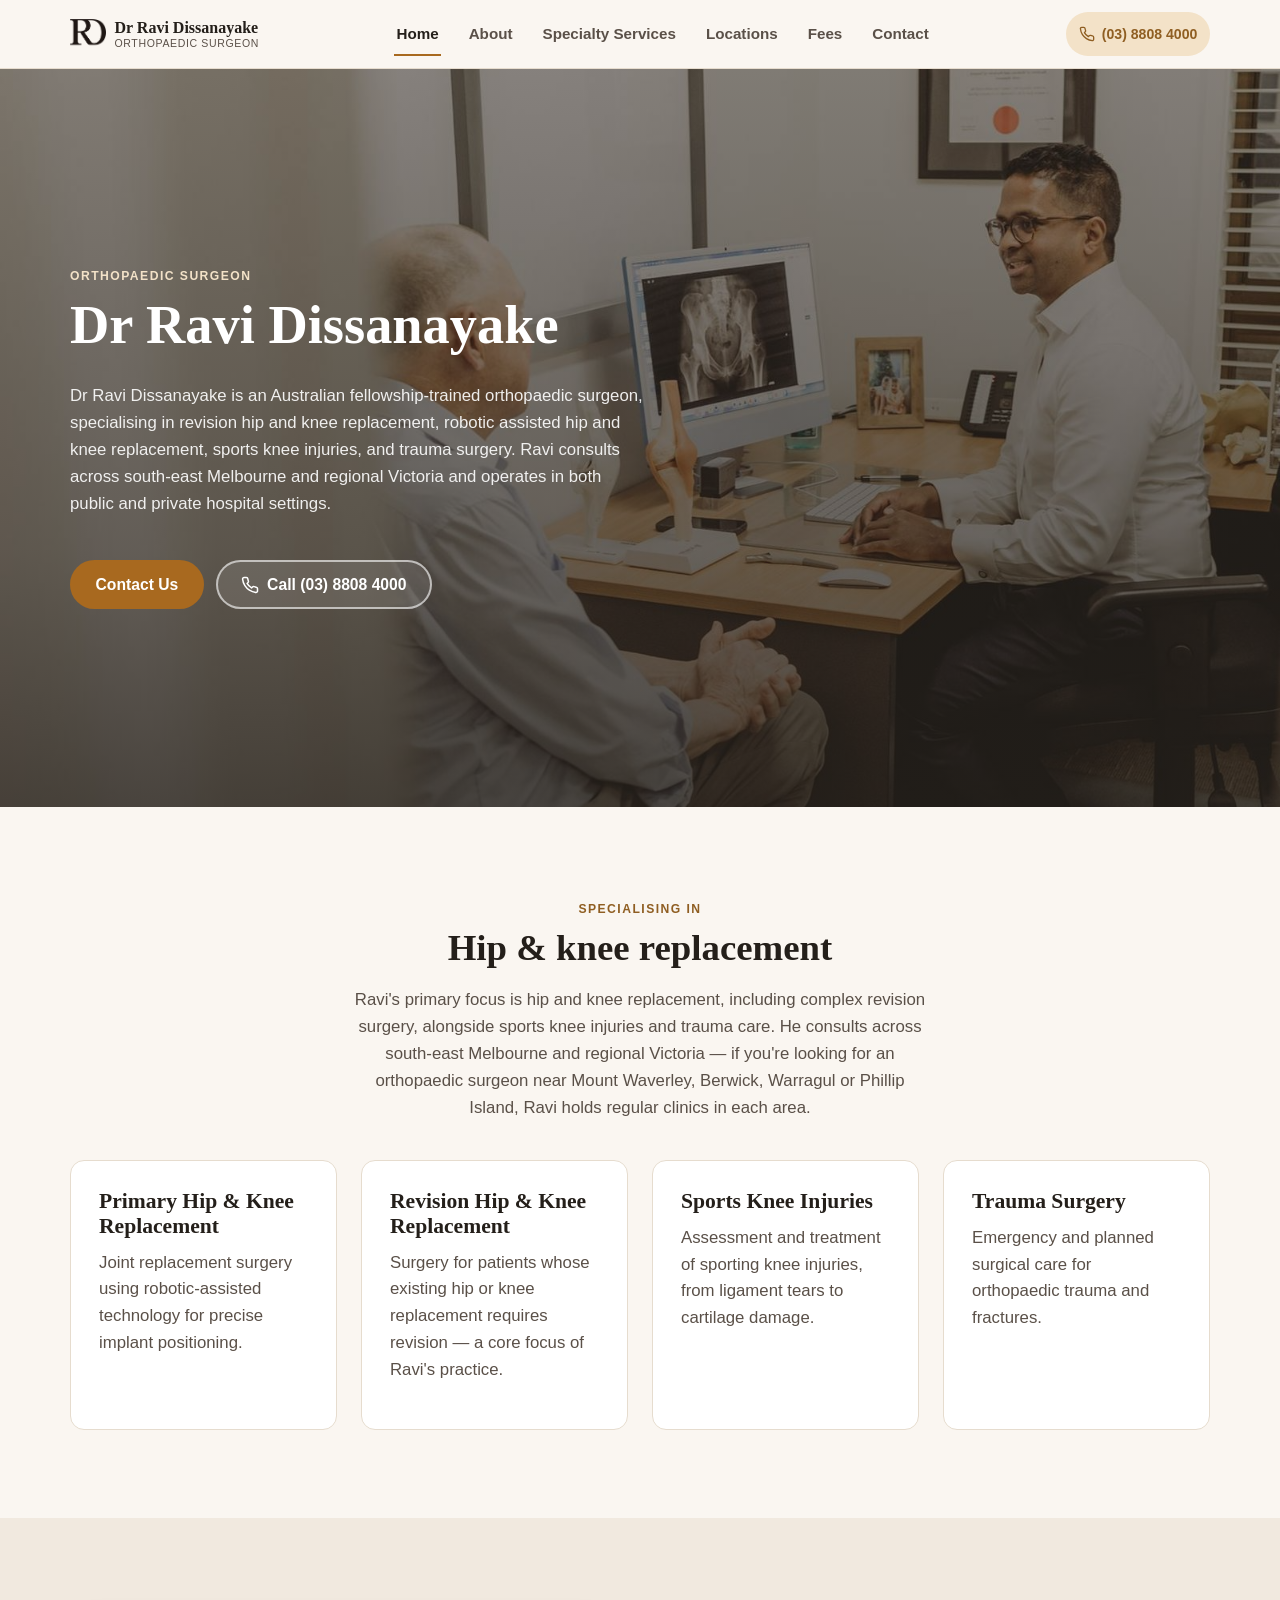
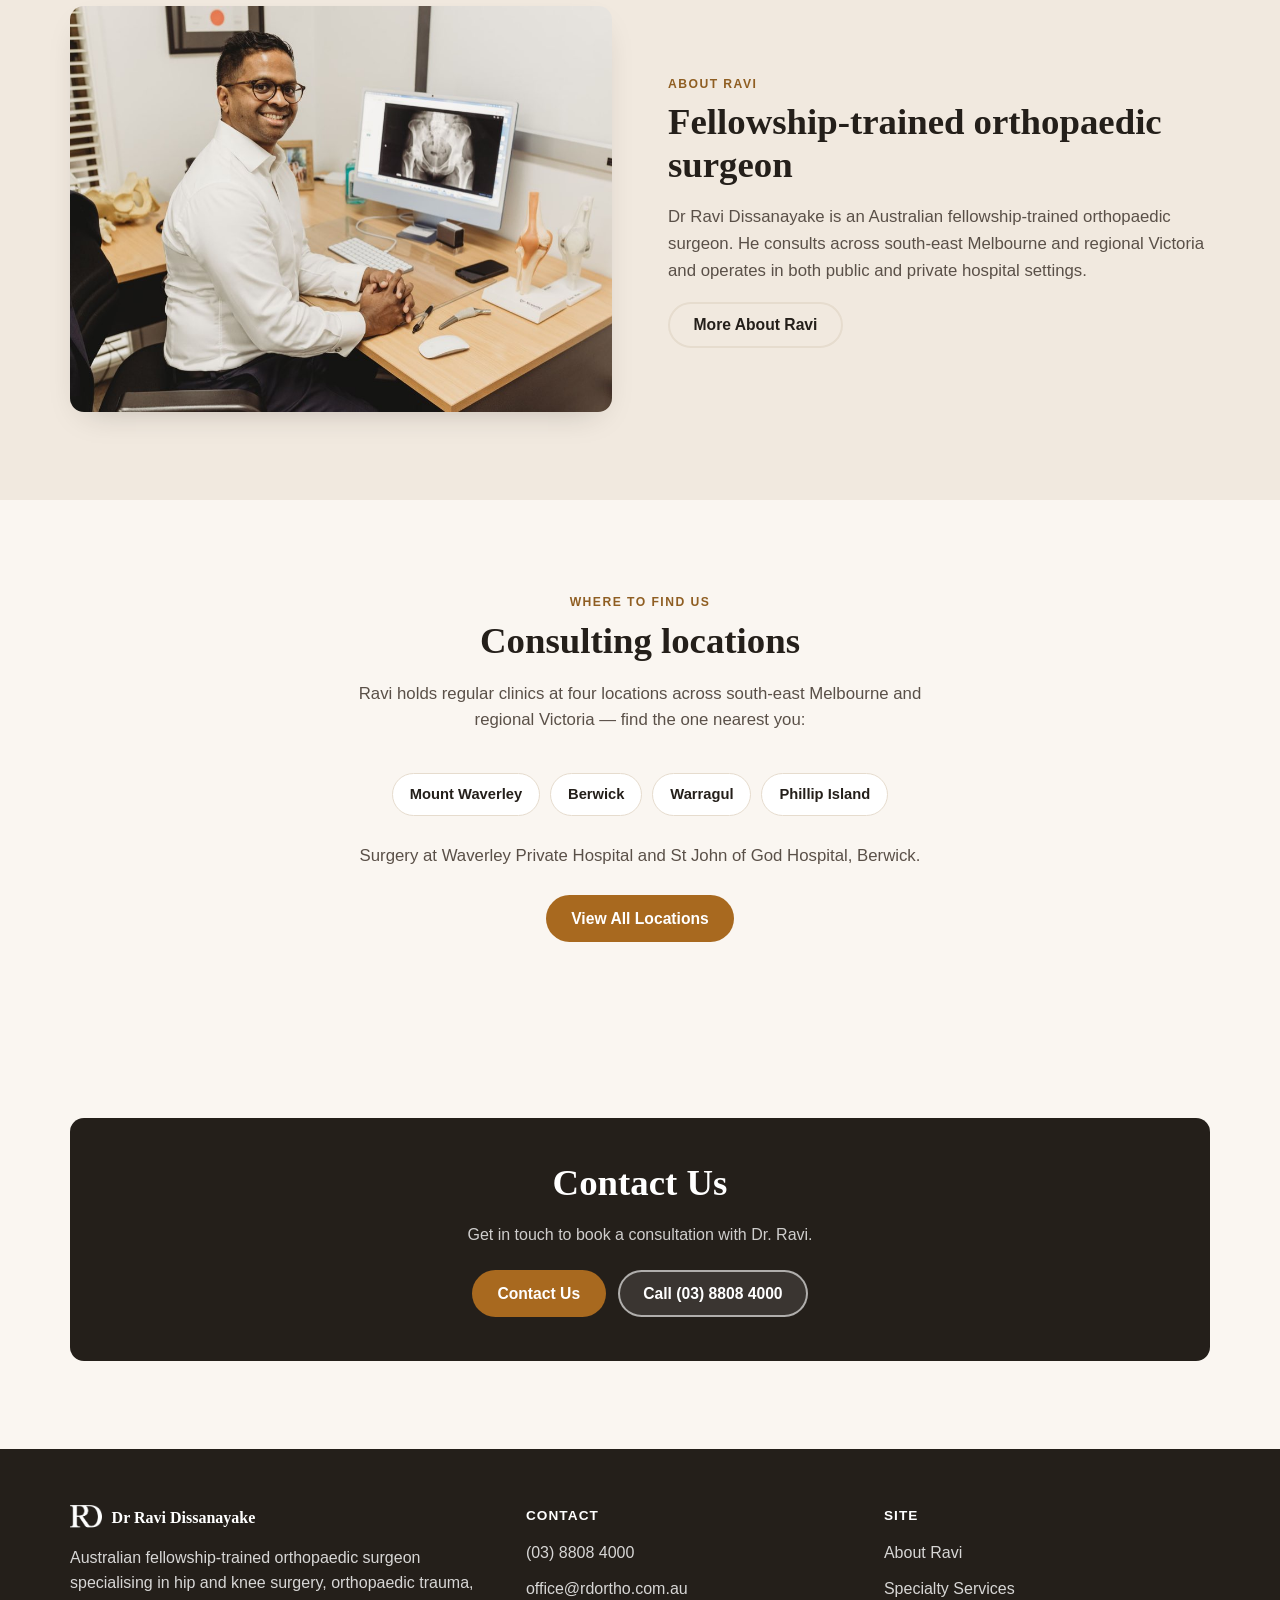
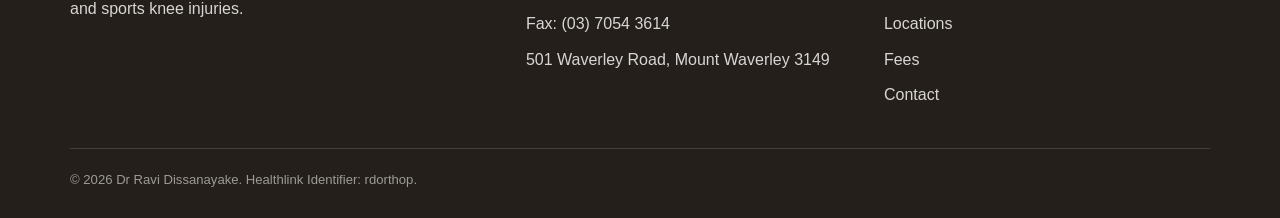
<file: index.html>
<!DOCTYPE html>
<html lang="en-AU">
<head>
<meta charset="UTF-8">
<meta name="viewport" content="width=device-width, initial-scale=1">
<title>Dr Ravi Dissanayake | Orthopaedic Surgeon — Mount Waverley &amp; South-East Melbourne</title>
<meta name="description" content="Dr Ravi Dissanayake is a fellowship-trained orthopaedic surgeon in Mount Waverley, specialising in robotic hip &amp; knee replacement, sports knee injuries and trauma care.">
<link rel="canonical" href="https://www.rdortho.com.au/">

<meta property="og:type" content="website">
<meta property="og:site_name" content="Dr Ravi Dissanayake, Orthopaedic Surgeon">
<meta property="og:title" content="Dr Ravi Dissanayake | Orthopaedic Surgeon — Mount Waverley &amp; South-East Melbourne">
<meta property="og:description" content="Fellowship-trained orthopaedic surgeon specialising in robotic hip &amp; knee replacement, revision surgery, sports knee injuries and trauma. Consulting across south-east Melbourne and regional Victoria.">
<meta property="og:url" content="https://www.rdortho.com.au/">
<meta property="og:image" content="https://www.rdortho.com.au/images/hero-home.jpg">
<meta property="og:locale" content="en_AU">
<meta name="twitter:card" content="summary_large_image">
<meta name="twitter:title" content="Dr Ravi Dissanayake | Orthopaedic Surgeon — Mount Waverley &amp; South-East Melbourne">
<meta name="twitter:description" content="Fellowship-trained orthopaedic surgeon specialising in robotic hip &amp; knee replacement, revision surgery, sports knee injuries and trauma. Consulting across south-east Melbourne and regional Victoria.">
<meta name="twitter:image" content="https://www.rdortho.com.au/images/hero-home.jpg">

<link rel="stylesheet" href="css/style.css">
<script type="application/ld+json">
{
  "@context": "https://schema.org",
  "@type": "Physician",
  "@id": "https://www.rdortho.com.au/#physician",
  "name": "Dr Ravi Dissanayake",
  "url": "https://www.rdortho.com.au/",
  "image": "https://www.rdortho.com.au/images/about-portrait.jpg",
  "medicalSpecialty": ["Orthopaedic Surgery"],
  "telephone": "+61-3-8808-4000",
  "email": "office@rdortho.com.au",
  "faxNumber": "+61-3-7054-3614",
  "address": {
    "@type": "PostalAddress",
    "streetAddress": "501 Waverley Road",
    "addressLocality": "Mount Waverley",
    "addressRegion": "VIC",
    "postalCode": "3149",
    "addressCountry": "AU"
  },
  "geo": {
    "@type": "GeoCoordinates",
    "latitude": -37.8771,
    "longitude": 145.1294
  },
  "openingHoursSpecification": [
    { "@type": "OpeningHoursSpecification", "dayOfWeek": ["Monday", "Tuesday"], "opens": "08:00", "closes": "17:00" },
    { "@type": "OpeningHoursSpecification", "dayOfWeek": ["Wednesday", "Thursday", "Friday"], "opens": "09:00", "closes": "17:00" }
  ],
  "hospitalAffiliation": [
    {
      "@type": "Hospital",
      "name": "Waverley Private Hospital",
      "address": {
        "@type": "PostalAddress",
        "streetAddress": "343-357 Blackburn Road",
        "addressLocality": "Mount Waverley",
        "addressRegion": "VIC",
        "postalCode": "3149",
        "addressCountry": "AU"
      }
    },
    {
      "@type": "Hospital",
      "name": "St John of God Hospital, Berwick",
      "address": {
        "@type": "PostalAddress",
        "addressLocality": "Berwick",
        "addressRegion": "VIC",
        "addressCountry": "AU"
      }
    }
  ],
  "availableService": [
    { "@type": "MedicalProcedure", "name": "Robotic assisted hip replacement" },
    { "@type": "MedicalProcedure", "name": "Robotic assisted knee replacement" },
    { "@type": "MedicalProcedure", "name": "Revision hip replacement" },
    { "@type": "MedicalProcedure", "name": "Revision knee replacement" },
    { "@type": "MedicalProcedure", "name": "Sports knee injury treatment" },
    { "@type": "MedicalProcedure", "name": "Orthopaedic trauma surgery" }
  ],
  "areaServed": ["Mount Waverley", "Berwick", "Warragul", "Phillip Island", "South-East Melbourne", "Gippsland"]
}
</script>
</head>
<body>

<a href="#main" class="skip-link">Skip to main content</a>

<header class="site-header">
  <div class="container inner">
    <div class="header-left">
      <button class="nav-toggle" aria-label="Open menu" aria-expanded="false" aria-controls="mobile-nav" type="button">
        <svg viewBox="0 0 24 24" fill="none" stroke="currentColor" stroke-width="2" stroke-linecap="round" aria-hidden="true" focusable="false"><line x1="3" y1="6" x2="21" y2="6"/><line x1="3" y1="12" x2="21" y2="12"/><line x1="3" y1="18" x2="21" y2="18"/></svg>
      </button>
      <a href="/" class="brand">
        <img src="images/rd-mark-black.png" alt="" class="brand-mark">
        <span class="brand-text">
          <span class="name">Dr Ravi Dissanayake</span>
          <span class="role">Orthopaedic Surgeon</span>
        </span>
        <span class="brand-mobile-role">Orthopaedic<br>Surgeon</span>
      </a>
    </div>

    <nav class="main-nav" aria-label="Primary">
      <ul>
        <li><a href="/" aria-current="page">Home</a></li>
        <li><a href="about.html">About</a></li>
        <li><a href="services.html">Specialty Services</a></li>
        <li><a href="locations.html">Locations</a></li>
        <li><a href="fees.html">Fees</a></li>
        <li><a href="contact.html">Contact</a></li>
      </ul>
    </nav>

    <div class="header-right">
      <a class="call-pill" href="tel:0388084000" aria-label="Call (03) 8808 4000">
        <svg viewBox="0 0 24 24" fill="none" stroke="currentColor" stroke-width="2" stroke-linecap="round" stroke-linejoin="round" aria-hidden="true" focusable="false"><path d="M22 16.92v3a2 2 0 0 1-2.18 2 19.79 19.79 0 0 1-8.63-3.07 19.5 19.5 0 0 1-6-6 19.79 19.79 0 0 1-3.07-8.67A2 2 0 0 1 4.11 2h3a2 2 0 0 1 2 1.72c.127.96.361 1.903.7 2.81a2 2 0 0 1-.45 2.11L8.09 9.91a16 16 0 0 0 6 6l1.27-1.27a2 2 0 0 1 2.11-.45c.907.339 1.85.573 2.81.7A2 2 0 0 1 22 16.92z"/></svg>
        <span class="call-text-full">(03) 8808 4000</span>
        <span class="call-text-short">Call</span>
      </a>
    </div>
  </div>

  <div class="mobile-nav" id="mobile-nav">
    <ul>
      <li><a href="/" aria-current="page">Home</a></li>
      <li><a href="about.html">About</a></li>
      <li><a href="services.html">Specialty Services</a></li>
      <li><a href="locations.html">Locations</a></li>
      <li><a href="fees.html">Fees</a></li>
      <li><a href="contact.html">Contact</a></li>
    </ul>
    <div class="contact-block">
      <a class="btn btn-primary btn-block" href="tel:0388084000">Call (03) 8808 4000</a>
    </div>
  </div>
</header>

<main id="main" tabindex="-1">

  <section class="hero">
    <div class="hero-media"><img src="images/hero-home.jpg" alt="" role="presentation"></div>
    <div class="container">
      <span class="eyebrow">Orthopaedic Surgeon</span>
      <h1>Dr Ravi Dissanayake</h1>
      <p class="lede">Dr Ravi Dissanayake is an Australian fellowship-trained orthopaedic surgeon, specialising in revision hip and knee replacement, robotic assisted hip and knee replacement, sports knee injuries, and trauma surgery. Ravi consults across south-east Melbourne and regional Victoria and operates in both public and private hospital settings.</p>
      <div class="hero-actions">
        <a class="btn btn-primary" href="contact.html">Contact Us</a>
        <a class="btn btn-ghost-invert" href="tel:0388084000">
          <svg viewBox="0 0 24 24" width="18" height="18" fill="none" stroke="currentColor" stroke-width="2" stroke-linecap="round" stroke-linejoin="round" aria-hidden="true" focusable="false"><path d="M22 16.92v3a2 2 0 0 1-2.18 2 19.79 19.79 0 0 1-8.63-3.07 19.5 19.5 0 0 1-6-6 19.79 19.79 0 0 1-3.07-8.67A2 2 0 0 1 4.11 2h3a2 2 0 0 1 2 1.72c.127.96.361 1.903.7 2.81a2 2 0 0 1-.45 2.11L8.09 9.91a16 16 0 0 0 6 6l1.27-1.27a2 2 0 0 1 2.11-.45c.907.339 1.85.573 2.81.7A2 2 0 0 1 22 16.92z"/></svg>
          Call (03) 8808 4000
        </a>
      </div>
    </div>
  </section>

  <section aria-labelledby="specialties-heading">
    <div class="container">
      <div class="section-head center">
        <span class="eyebrow">Specialising In</span>
        <h2 id="specialties-heading" class="mt-0">Hip &amp; knee replacement</h2>
        <p class="lede">Ravi's primary focus is hip and knee replacement, including complex revision surgery, alongside sports knee injuries and trauma care. He consults across south-east Melbourne and regional Victoria — if you're looking for an orthopaedic surgeon near Mount Waverley, Berwick, Warragul or Phillip Island, Ravi holds regular clinics in each area.</p>
      </div>

      <div class="grid grid-4">
        <div class="specialty-card">
          <h3>Primary Hip &amp; Knee Replacement</h3>
          <p class="lede mt-0">Joint replacement surgery using robotic-assisted technology for precise implant positioning.</p>
        </div>
        <div class="specialty-card">
          <h3>Revision Hip &amp; Knee Replacement</h3>
          <p class="lede mt-0">Surgery for patients whose existing hip or knee replacement requires revision — a core focus of Ravi's practice.</p>
        </div>
        <div class="specialty-card">
          <h3>Sports Knee Injuries</h3>
          <p class="lede mt-0">Assessment and treatment of sporting knee injuries, from ligament tears to cartilage damage.</p>
        </div>
        <div class="specialty-card">
          <h3>Trauma Surgery</h3>
          <p class="lede mt-0">Emergency and planned surgical care for orthopaedic trauma and fractures.</p>
        </div>
      </div>
    </div>
  </section>

  <section class="section-alt">
    <div class="container">
      <div class="split">
        <div class="split-media">
          <img src="images/about-portrait.jpg" alt="Dr Ravi Dissanayake at his desk in his consulting room" loading="lazy" decoding="async">
        </div>
        <div>
          <span class="eyebrow">About Ravi</span>
          <h2>Fellowship-trained orthopaedic surgeon</h2>
          <p class="lede">Dr Ravi Dissanayake is an Australian fellowship-trained orthopaedic surgeon. He consults across south-east Melbourne and regional Victoria and operates in both public and private hospital settings.</p>
          <a class="btn btn-outline" href="about.html">More About Ravi</a>
        </div>
      </div>
    </div>
  </section>

  <section aria-labelledby="locations-heading">
    <div class="container">
      <div class="section-head center">
        <span class="eyebrow">Where to Find Us</span>
        <h2 id="locations-heading" class="mt-0">Consulting locations</h2>
        <p class="lede">Ravi holds regular clinics at four locations across south-east Melbourne and regional Victoria — find the one nearest you:</p>
      </div>
      <ul class="location-chips">
        <li class="location-chip">Mount Waverley</li>
        <li class="location-chip">Berwick</li>
        <li class="location-chip">Warragul</li>
        <li class="location-chip">Phillip Island</li>
      </ul>
      <p class="lede lede-wide text-center mt-lg">Surgery at Waverley Private Hospital and St John of God Hospital, Berwick.</p>
      <div class="text-center mt-lg">
        <a class="btn btn-primary" href="locations.html">View All Locations</a>
      </div>
    </div>
  </section>

  <section>
    <div class="container">
      <div class="cta-band">
        <h2>Contact Us</h2>
        <p>Get in touch to book a consultation with Dr. Ravi.</p>
        <div class="cta-band-actions">
          <a class="btn btn-primary" href="contact.html">Contact Us</a>
          <a class="btn btn-ghost-invert" href="tel:0388084000">Call (03) 8808 4000</a>
        </div>
      </div>
    </div>
  </section>

</main>

<footer class="site-footer">
  <div class="container">
    <div class="footer-grid">
      <div>
        <div class="footer-brand">
          <img src="images/rd-mark-white.png" alt="" class="brand-mark">
          <span class="name">Dr Ravi Dissanayake</span>
        </div>
        <p>Australian fellowship-trained orthopaedic surgeon specialising in hip and knee surgery, orthopaedic trauma, and sports knee injuries.</p>
      </div>
      <div>
        <p class="footer-heading">Contact</p>
        <ul>
          <li><a href="tel:0388084000">(03) 8808 4000</a></li>
          <li><a href="mailto:office@rdortho.com.au">office@rdortho.com.au</a></li>
          <li>Fax: (03) 7054 3614</li>
          <li>501 Waverley Road, Mount Waverley 3149</li>
        </ul>
      </div>
      <div>
        <p class="footer-heading">Site</p>
        <ul>
          <li><a href="about.html">About Ravi</a></li>
          <li><a href="services.html">Specialty Services</a></li>
          <li><a href="locations.html">Locations</a></li>
          <li><a href="fees.html">Fees</a></li>
          <li><a href="contact.html">Contact</a></li>
        </ul>
      </div>
    </div>
    <div class="footer-bottom">
      <span>&copy; <span id="year"></span> Dr Ravi Dissanayake. Healthlink Identifier: rdorthop.</span>
    </div>
  </div>
</footer>

<div class="mobile-contact-bar">
  <a class="cta-call" href="tel:0388084000">
    <svg viewBox="0 0 24 24" fill="none" stroke="currentColor" stroke-width="2" stroke-linecap="round" stroke-linejoin="round" aria-hidden="true" focusable="false"><path d="M22 16.92v3a2 2 0 0 1-2.18 2 19.79 19.79 0 0 1-8.63-3.07 19.5 19.5 0 0 1-6-6 19.79 19.79 0 0 1-3.07-8.67A2 2 0 0 1 4.11 2h3a2 2 0 0 1 2 1.72c.127.96.361 1.903.7 2.81a2 2 0 0 1-.45 2.11L8.09 9.91a16 16 0 0 0 6 6l1.27-1.27a2 2 0 0 1 2.11-.45c.907.339 1.85.573 2.81.7A2 2 0 0 1 22 16.92z"/></svg>
    Call Now
  </a>
  <a href="contact.html">
    <svg viewBox="0 0 24 24" fill="none" stroke="currentColor" stroke-width="2" stroke-linecap="round" stroke-linejoin="round" aria-hidden="true" focusable="false"><path d="M21 15a2 2 0 0 1-2 2H7l-4 4V5a2 2 0 0 1 2-2h14a2 2 0 0 1 2 2z"/></svg>
    Contact Us
  </a>
</div>

<script>document.getElementById("year").textContent = new Date().getFullYear();</script>
<script src="js/main.js"></script>
</body>
</html>
</file>
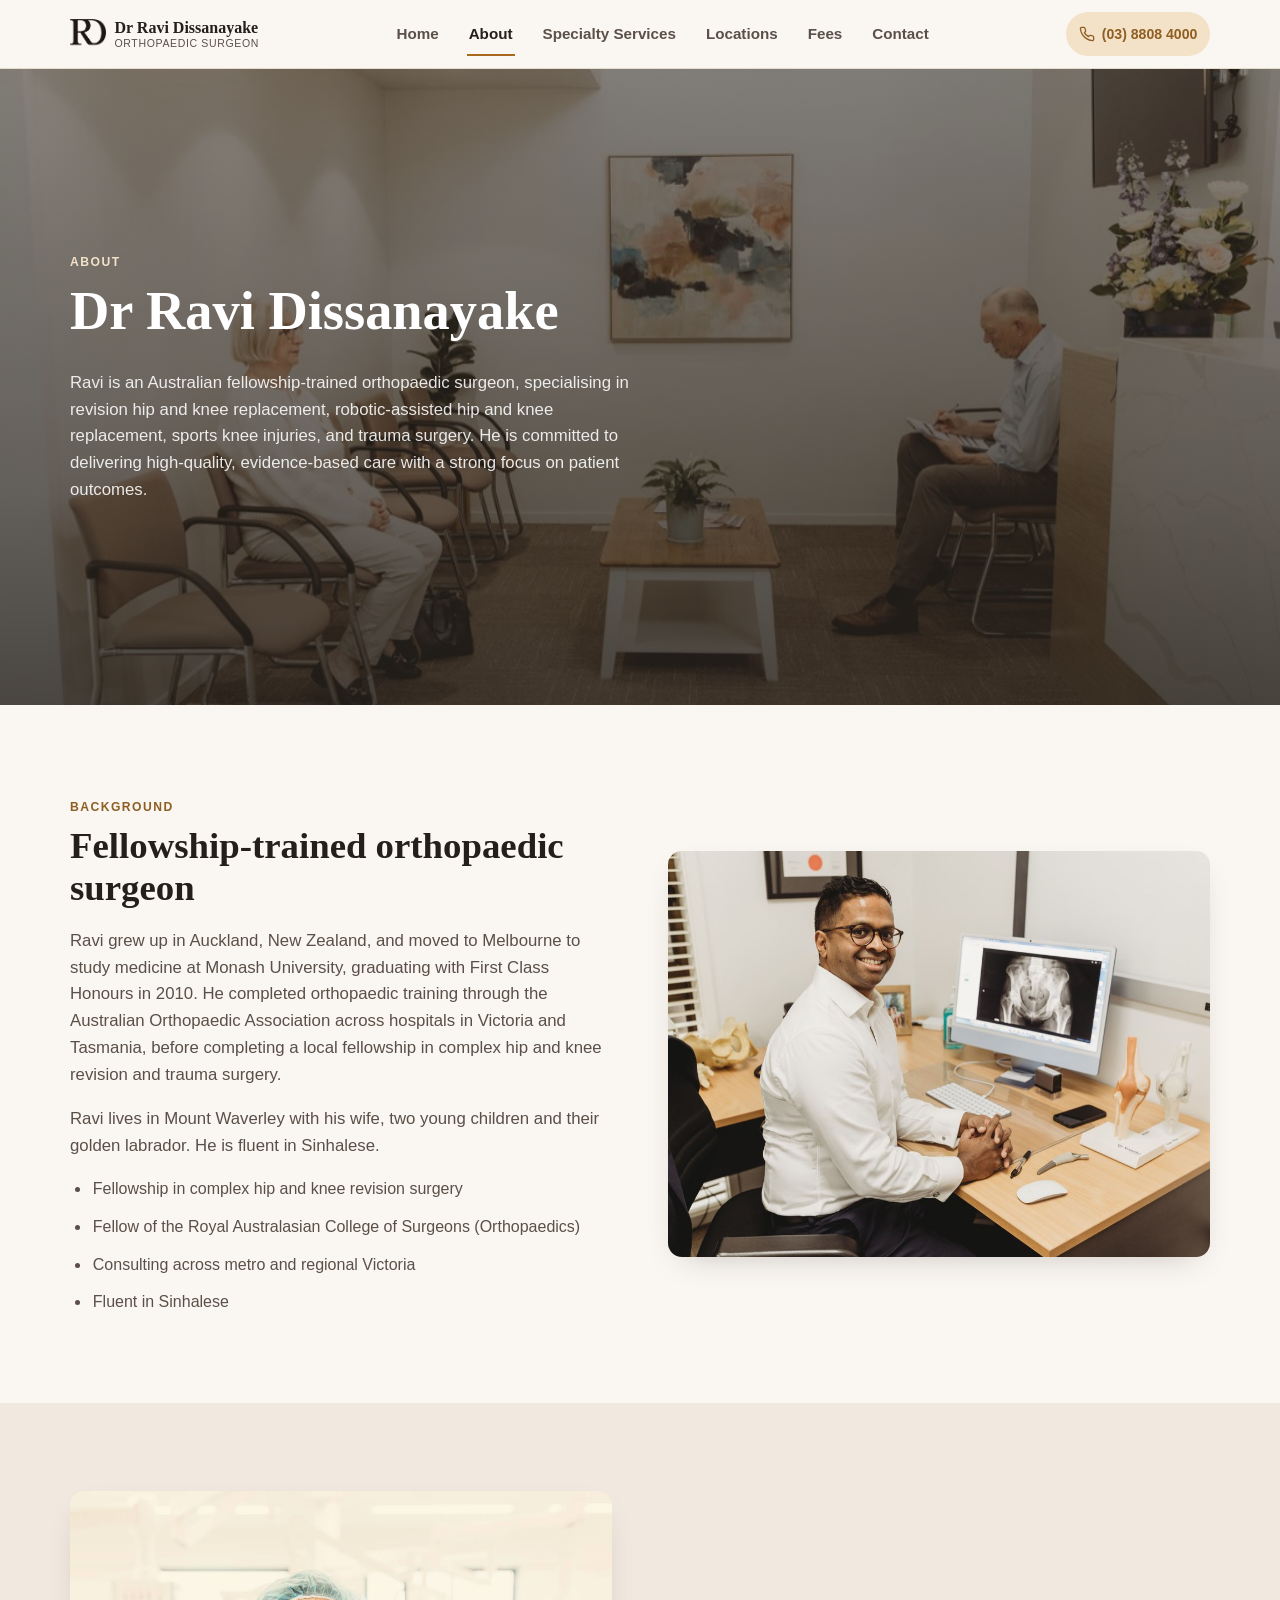
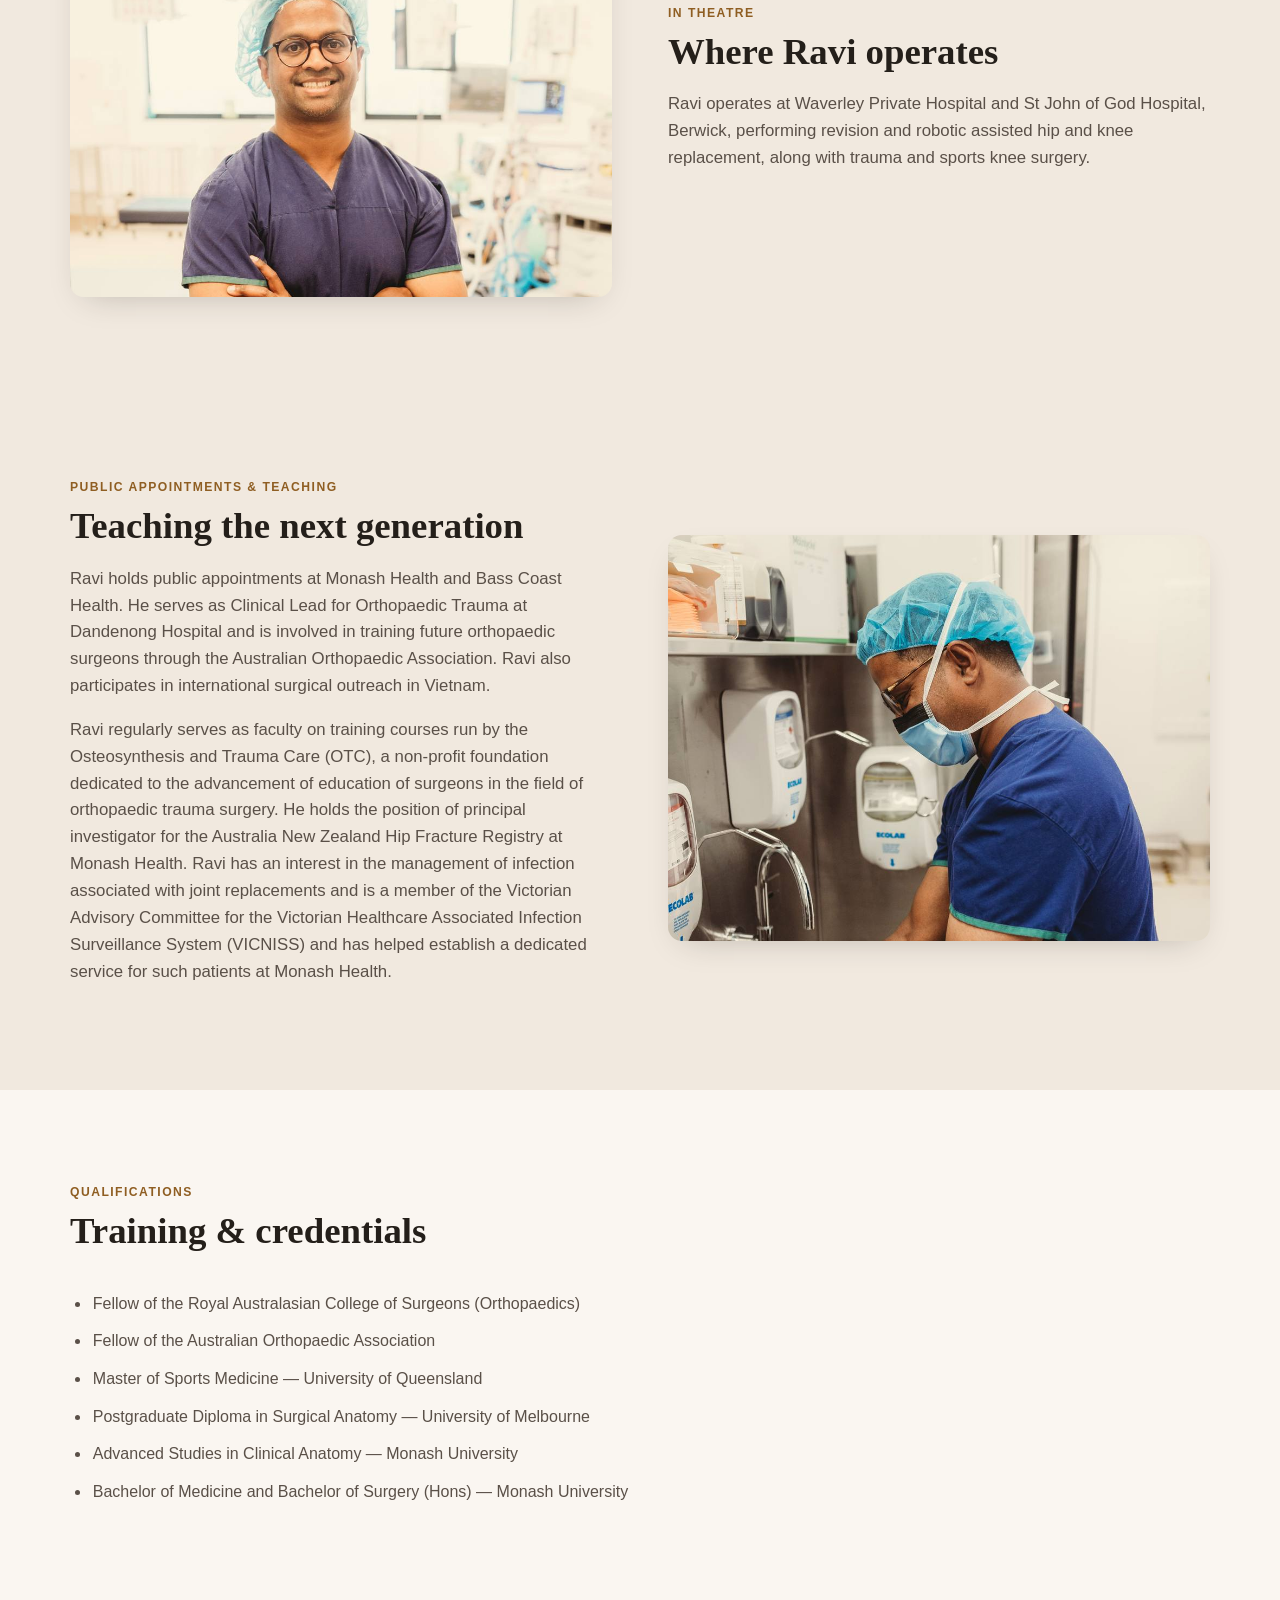
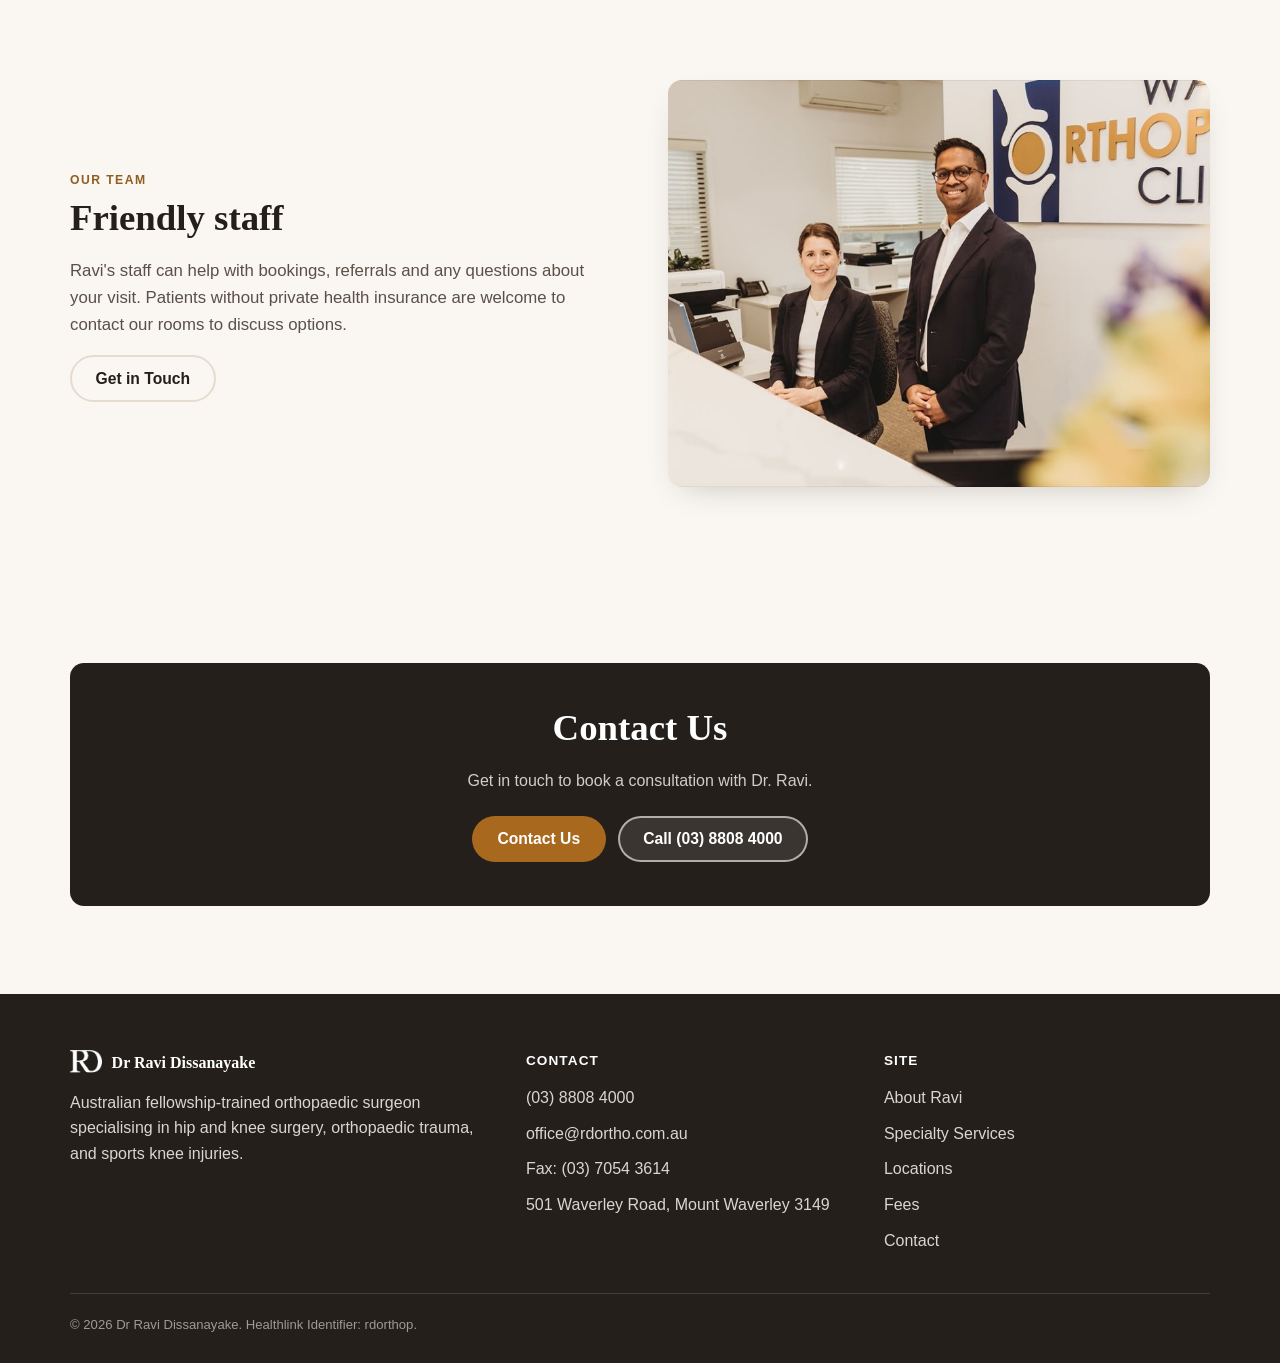
<file: about.html>
<!DOCTYPE html>
<html lang="en-AU">
<head>
<meta charset="UTF-8">
<meta name="viewport" content="width=device-width, initial-scale=1">
<title>About Dr Ravi Dissanayake | Orthopaedic Surgeon, South-East Melbourne</title>
<meta name="description" content="Meet Dr Ravi Dissanayake, fellowship-trained orthopaedic surgeon consulting across south-east Melbourne and regional Victoria, from Mount Waverley to Phillip Island.">
<link rel="canonical" href="https://www.rdortho.com.au/about.html">

<meta property="og:type" content="website">
<meta property="og:site_name" content="Dr Ravi Dissanayake, Orthopaedic Surgeon">
<meta property="og:title" content="About Dr Ravi Dissanayake | Orthopaedic Surgeon, South-East Melbourne">
<meta property="og:description" content="Fellowship-trained orthopaedic surgeon consulting across south-east Melbourne and regional Victoria, operating at Waverley Private Hospital and St John of God Hospital, Berwick.">
<meta property="og:url" content="https://www.rdortho.com.au/about.html">
<meta property="og:image" content="https://www.rdortho.com.au/images/about-portrait.jpg">
<meta property="og:locale" content="en_AU">
<meta name="twitter:card" content="summary_large_image">
<meta name="twitter:title" content="About Dr Ravi Dissanayake | Orthopaedic Surgeon, South-East Melbourne">
<meta name="twitter:description" content="Fellowship-trained orthopaedic surgeon consulting across south-east Melbourne and regional Victoria, operating at Waverley Private Hospital and St John of God Hospital, Berwick.">
<meta name="twitter:image" content="https://www.rdortho.com.au/images/about-portrait.jpg">

<link rel="stylesheet" href="css/style.css">
<script type="application/ld+json">
{
  "@context": "https://schema.org",
  "@type": "MedicalWebPage",
  "url": "https://www.rdortho.com.au/about.html",
  "name": "About Dr Ravi Dissanayake | Orthopaedic Surgeon, South-East Melbourne",
  "about": { "@id": "https://www.rdortho.com.au/#physician" },
  "isPartOf": { "@type": "WebSite", "name": "Dr Ravi Dissanayake, Orthopaedic Surgeon", "url": "https://www.rdortho.com.au/" }
}
</script>
</head>
<body>

<a href="#main" class="skip-link">Skip to main content</a>

<header class="site-header">
  <div class="container inner">
    <div class="header-left">
      <button class="nav-toggle" aria-label="Open menu" aria-expanded="false" aria-controls="mobile-nav" type="button">
        <svg viewBox="0 0 24 24" fill="none" stroke="currentColor" stroke-width="2" stroke-linecap="round" aria-hidden="true" focusable="false"><line x1="3" y1="6" x2="21" y2="6"/><line x1="3" y1="12" x2="21" y2="12"/><line x1="3" y1="18" x2="21" y2="18"/></svg>
      </button>
      <a href="/" class="brand">
        <img src="images/rd-mark-black.png" alt="" class="brand-mark">
        <span class="brand-text">
          <span class="name">Dr Ravi Dissanayake</span>
          <span class="role">Orthopaedic Surgeon</span>
        </span>
        <span class="brand-mobile-role">Orthopaedic<br>Surgeon</span>
      </a>
    </div>

    <nav class="main-nav" aria-label="Primary">
      <ul>
        <li><a href="/">Home</a></li>
        <li><a href="about.html" aria-current="page">About</a></li>
        <li><a href="services.html">Specialty Services</a></li>
        <li><a href="locations.html">Locations</a></li>
        <li><a href="fees.html">Fees</a></li>
        <li><a href="contact.html">Contact</a></li>
      </ul>
    </nav>

    <div class="header-right">
      <a class="call-pill" href="tel:0388084000" aria-label="Call (03) 8808 4000">
        <svg viewBox="0 0 24 24" fill="none" stroke="currentColor" stroke-width="2" stroke-linecap="round" stroke-linejoin="round" aria-hidden="true" focusable="false"><path d="M22 16.92v3a2 2 0 0 1-2.18 2 19.79 19.79 0 0 1-8.63-3.07 19.5 19.5 0 0 1-6-6 19.79 19.79 0 0 1-3.07-8.67A2 2 0 0 1 4.11 2h3a2 2 0 0 1 2 1.72c.127.96.361 1.903.7 2.81a2 2 0 0 1-.45 2.11L8.09 9.91a16 16 0 0 0 6 6l1.27-1.27a2 2 0 0 1 2.11-.45c.907.339 1.85.573 2.81.7A2 2 0 0 1 22 16.92z"/></svg>
        <span class="call-text-full">(03) 8808 4000</span>
        <span class="call-text-short">Call</span>
      </a>
    </div>
  </div>

  <div class="mobile-nav" id="mobile-nav">
    <ul>
      <li><a href="/">Home</a></li>
      <li><a href="about.html" aria-current="page">About</a></li>
      <li><a href="services.html">Specialty Services</a></li>
      <li><a href="locations.html">Locations</a></li>
      <li><a href="fees.html">Fees</a></li>
      <li><a href="contact.html">Contact</a></li>
    </ul>
    <div class="contact-block">
      <a class="btn btn-primary btn-block" href="tel:0388084000">Call (03) 8808 4000</a>
    </div>
  </div>
</header>

<main id="main" tabindex="-1">

  <section class="hero page-hero">
    <div class="hero-media"><img src="images/about-consult.jpg" alt="" role="presentation"></div>
    <div class="container">
      <span class="eyebrow">About</span>
      <h1>Dr Ravi Dissanayake</h1>
      <p class="lede">Ravi is an Australian fellowship-trained orthopaedic surgeon, specialising in revision hip and knee replacement, robotic-assisted hip and knee replacement, sports knee injuries, and trauma surgery. He is committed to delivering high-quality, evidence-based care with a strong focus on patient outcomes.</p>
    </div>
  </section>

  <section aria-labelledby="bio-heading">
    <div class="container">
      <div class="split">
        <div>
          <span class="eyebrow">Background</span>
          <h2 id="bio-heading" class="mt-0">Fellowship-trained orthopaedic surgeon</h2>
          <p class="lede">Ravi grew up in Auckland, New Zealand, and moved to Melbourne to study medicine at Monash University, graduating with First Class Honours in 2010. He completed orthopaedic training through the Australian Orthopaedic Association across hospitals in Victoria and Tasmania, before completing a local fellowship in complex hip and knee revision and trauma surgery.</p>
          <p class="lede">Ravi lives in Mount Waverley with his wife, two young children and their golden labrador. He is fluent in Sinhalese.</p>
          <ul class="dot-list">
            <li>Fellowship in complex hip and knee revision surgery</li>
            <li>Fellow of the Royal Australasian College of Surgeons (Orthopaedics)</li>
            <li>Consulting across metro and regional Victoria</li>
            <li>Fluent in Sinhalese</li>
          </ul>
        </div>
        <div class="split-media">
          <img src="images/about-portrait.jpg" alt="Dr Ravi Dissanayake at his desk in his consulting room" loading="lazy" decoding="async">
        </div>
      </div>
    </div>
  </section>

  <section class="section-alt">
    <div class="container">
      <div class="split">
        <div class="split-media">
          <img src="images/scrubs-portrait.jpg" alt="Dr Ravi Dissanayake in surgical scrubs at the operating theatre" loading="lazy" decoding="async">
        </div>
        <div>
          <span class="eyebrow">In Theatre</span>
          <h2>Where Ravi operates</h2>
          <p class="lede">Ravi operates at Waverley Private Hospital and St John of God Hospital, Berwick, performing revision and robotic assisted hip and knee replacement, along with trauma and sports knee surgery.</p>
        </div>
      </div>
    </div>
  </section>

  <section class="section-alt" aria-labelledby="appointments-heading">
    <div class="container">
      <div class="split reverse">
        <div class="split-media">
          <img src="images/scrubs-handwashing.jpg" alt="Dr Ravi Dissanayake scrubbing in before surgery" loading="lazy" decoding="async">
        </div>
        <div>
          <span class="eyebrow">Public Appointments &amp; Teaching</span>
          <h2 id="appointments-heading" class="mt-0">Teaching the next generation</h2>
          <p class="lede">Ravi holds public appointments at Monash Health and Bass Coast Health. He serves as Clinical Lead for Orthopaedic Trauma at Dandenong Hospital and is involved in training future orthopaedic surgeons through the Australian Orthopaedic Association. Ravi also participates in international surgical outreach in Vietnam.</p>
          <p class="lede">Ravi regularly serves as faculty on training courses run by the Osteosynthesis and Trauma Care (OTC), a non-profit foundation dedicated to the advancement of education of surgeons in the field of orthopaedic trauma surgery. He holds the position of principal investigator for the Australia New Zealand Hip Fracture Registry at Monash Health. Ravi has an interest in the management of infection associated with joint replacements and is a member of the Victorian Advisory Committee for the Victorian Healthcare Associated Infection Surveillance System (VICNISS) and has helped establish a dedicated service for such patients at Monash Health.</p>
        </div>
      </div>
    </div>
  </section>

  <section aria-labelledby="qualifications-heading">
    <div class="container">
      <div class="section-head">
        <span class="eyebrow">Qualifications</span>
        <h2 id="qualifications-heading" class="mt-0">Training &amp; credentials</h2>
      </div>
      <ul class="dot-list">
        <li>Fellow of the Royal Australasian College of Surgeons (Orthopaedics)</li>
        <li>Fellow of the Australian Orthopaedic Association</li>
        <li>Master of Sports Medicine — University of Queensland</li>
        <li>Postgraduate Diploma in Surgical Anatomy — University of Melbourne</li>
        <li>Advanced Studies in Clinical Anatomy — Monash University</li>
        <li>Bachelor of Medicine and Bachelor of Surgery (Hons) — Monash University</li>
      </ul>
    </div>
  </section>

  <section>
    <div class="container">
      <div class="split reverse">
        <div class="split-media">
          <img src="images/team-reception.jpg" alt="Dr Ravi Dissanayake with reception staff at Waverley Orthopaedic Clinic" loading="lazy" decoding="async">
        </div>
        <div>
          <span class="eyebrow">Our Team</span>
          <h2>Friendly staff</h2>
          <p class="lede">Ravi's staff can help with bookings, referrals and any questions about your visit. Patients without private health insurance are welcome to contact our rooms to discuss options.</p>
          <a class="btn btn-outline" href="contact.html">Get in Touch</a>
        </div>
      </div>
    </div>
  </section>

  <section>
    <div class="container">
      <div class="cta-band">
        <h2>Contact Us</h2>
        <p>Get in touch to book a consultation with Dr. Ravi.</p>
        <div class="cta-band-actions">
          <a class="btn btn-primary" href="contact.html">Contact Us</a>
          <a class="btn btn-ghost-invert" href="tel:0388084000">Call (03) 8808 4000</a>
        </div>
      </div>
    </div>
  </section>

</main>

<footer class="site-footer">
  <div class="container">
    <div class="footer-grid">
      <div>
        <div class="footer-brand">
          <img src="images/rd-mark-white.png" alt="" class="brand-mark">
          <span class="name">Dr Ravi Dissanayake</span>
        </div>
        <p>Australian fellowship-trained orthopaedic surgeon specialising in hip and knee surgery, orthopaedic trauma, and sports knee injuries.</p>
      </div>
      <div>
        <p class="footer-heading">Contact</p>
        <ul>
          <li><a href="tel:0388084000">(03) 8808 4000</a></li>
          <li><a href="mailto:office@rdortho.com.au">office@rdortho.com.au</a></li>
          <li>Fax: (03) 7054 3614</li>
          <li>501 Waverley Road, Mount Waverley 3149</li>
        </ul>
      </div>
      <div>
        <p class="footer-heading">Site</p>
        <ul>
          <li><a href="about.html">About Ravi</a></li>
          <li><a href="services.html">Specialty Services</a></li>
          <li><a href="locations.html">Locations</a></li>
          <li><a href="fees.html">Fees</a></li>
          <li><a href="contact.html">Contact</a></li>
        </ul>
      </div>
    </div>
    <div class="footer-bottom">
      <span>&copy; <span id="year"></span> Dr Ravi Dissanayake. Healthlink Identifier: rdorthop.</span>
    </div>
  </div>
</footer>

<div class="mobile-contact-bar">
  <a class="cta-call" href="tel:0388084000">
    <svg viewBox="0 0 24 24" fill="none" stroke="currentColor" stroke-width="2" stroke-linecap="round" stroke-linejoin="round" aria-hidden="true" focusable="false"><path d="M22 16.92v3a2 2 0 0 1-2.18 2 19.79 19.79 0 0 1-8.63-3.07 19.5 19.5 0 0 1-6-6 19.79 19.79 0 0 1-3.07-8.67A2 2 0 0 1 4.11 2h3a2 2 0 0 1 2 1.72c.127.96.361 1.903.7 2.81a2 2 0 0 1-.45 2.11L8.09 9.91a16 16 0 0 0 6 6l1.27-1.27a2 2 0 0 1 2.11-.45c.907.339 1.85.573 2.81.7A2 2 0 0 1 22 16.92z"/></svg>
    Call Now
  </a>
  <a href="contact.html">
    <svg viewBox="0 0 24 24" fill="none" stroke="currentColor" stroke-width="2" stroke-linecap="round" stroke-linejoin="round" aria-hidden="true" focusable="false"><path d="M21 15a2 2 0 0 1-2 2H7l-4 4V5a2 2 0 0 1 2-2h14a2 2 0 0 1 2 2z"/></svg>
    Contact Us
  </a>
</div>

<script>document.getElementById("year").textContent = new Date().getFullYear();</script>
<script src="js/main.js"></script>
</body>
</html>
</file>
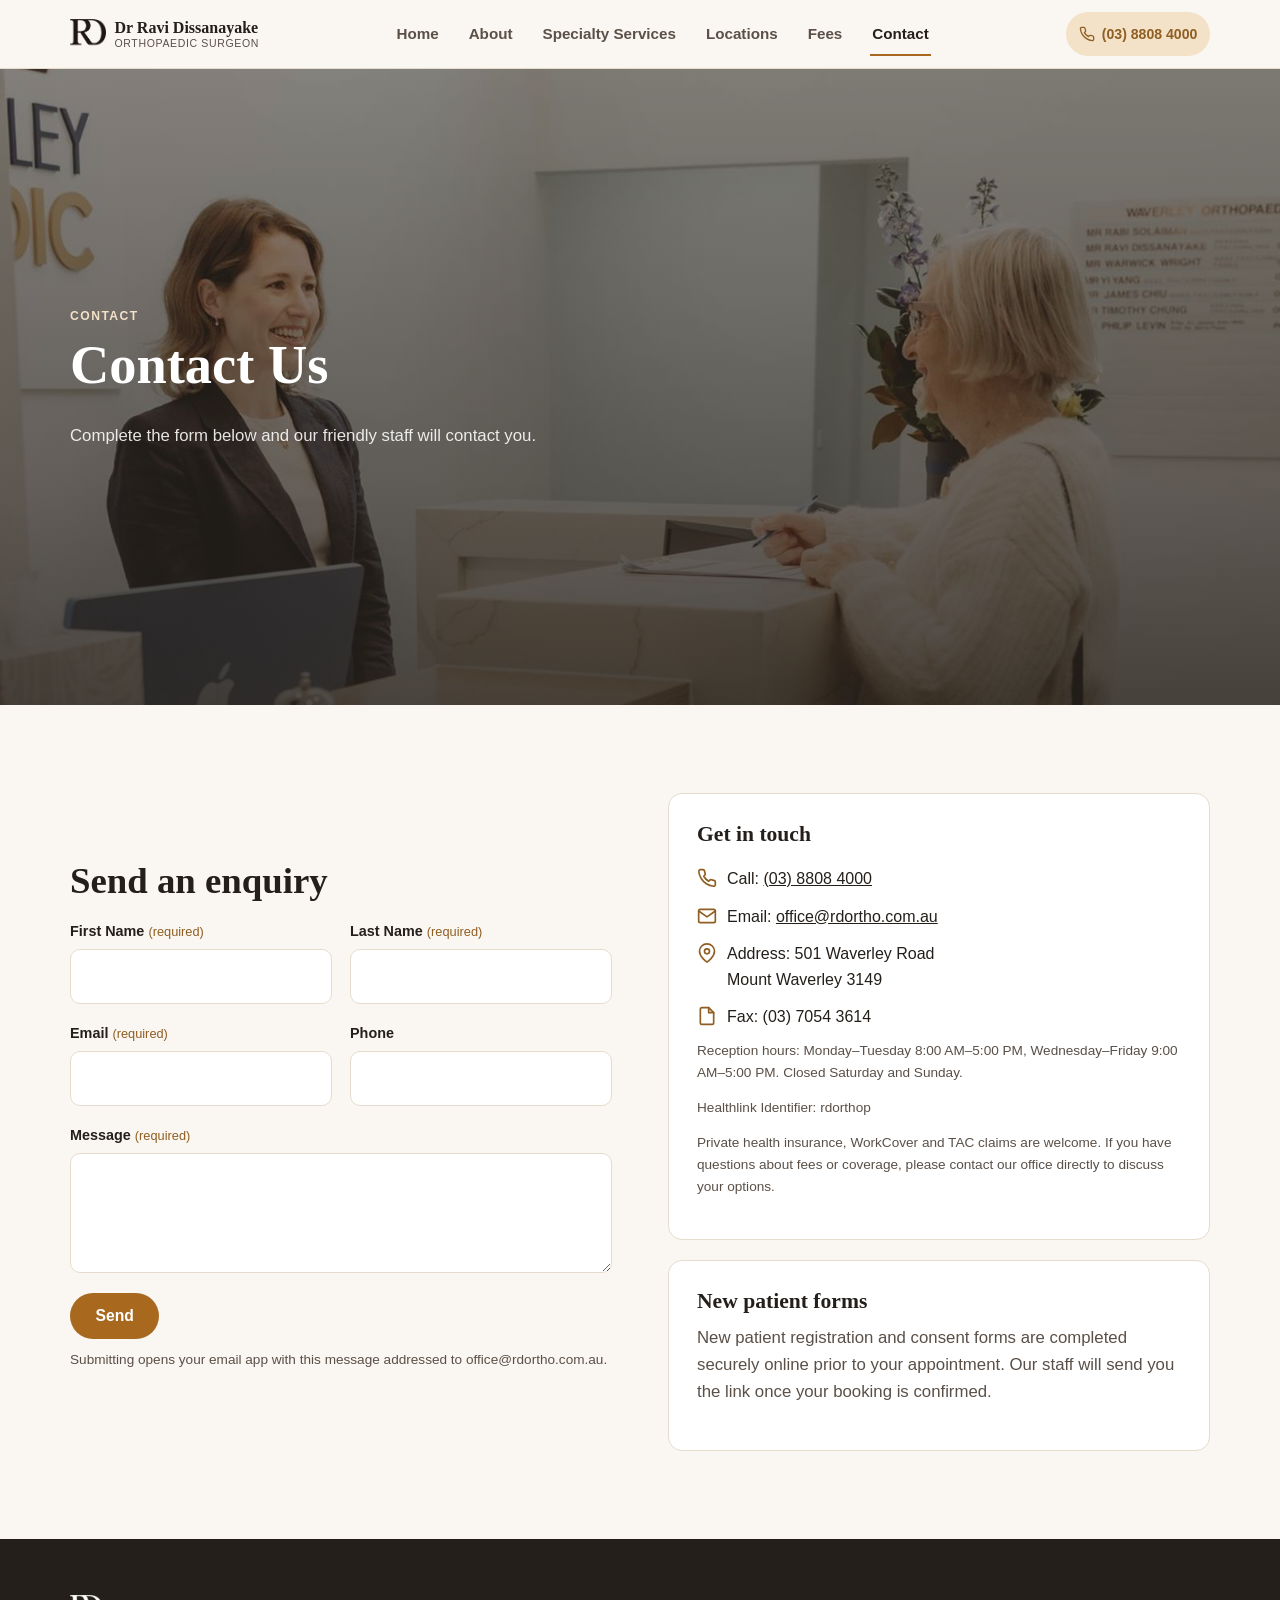
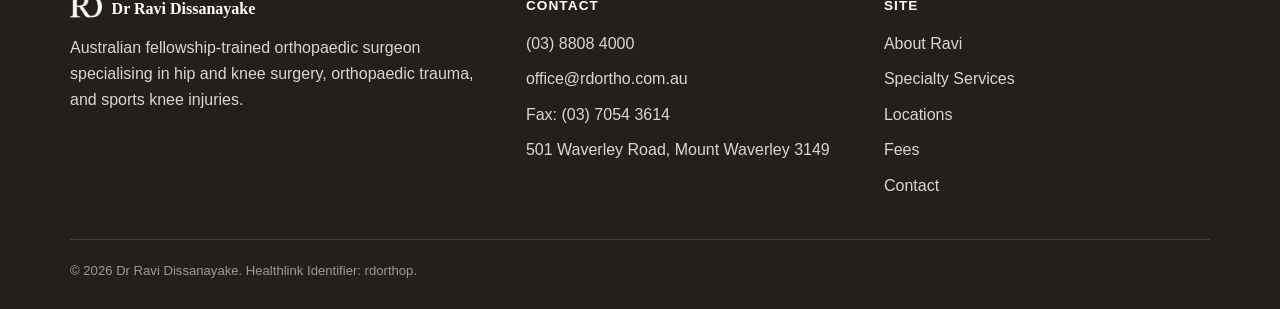
<file: contact.html>
<!DOCTYPE html>
<html lang="en-AU">
<head>
<meta charset="UTF-8">
<meta name="viewport" content="width=device-width, initial-scale=1">
<title>Contact Us | Dr Ravi Dissanayake, Orthopaedic Surgeon</title>
<meta name="description" content="Contact Dr Ravi Dissanayake's Mount Waverley clinic to book an orthopaedic consultation. Call (03) 8808 4000 or send an enquiry online.">
<link rel="canonical" href="https://www.rdortho.com.au/contact.html">

<meta property="og:type" content="website">
<meta property="og:site_name" content="Dr Ravi Dissanayake, Orthopaedic Surgeon">
<meta property="og:title" content="Contact Us | Dr Ravi Dissanayake, Orthopaedic Surgeon">
<meta property="og:description" content="Book an orthopaedic consultation with Dr Ravi Dissanayake. Call (03) 8808 4000, email office@rdortho.com.au, or send an enquiry online.">
<meta property="og:url" content="https://www.rdortho.com.au/contact.html">
<meta property="og:image" content="https://www.rdortho.com.au/images/reception-staff.jpg">
<meta property="og:locale" content="en_AU">
<meta name="twitter:card" content="summary_large_image">
<meta name="twitter:title" content="Contact Us | Dr Ravi Dissanayake, Orthopaedic Surgeon">
<meta name="twitter:description" content="Book an orthopaedic consultation with Dr Ravi Dissanayake. Call (03) 8808 4000, email office@rdortho.com.au, or send an enquiry online.">
<meta name="twitter:image" content="https://www.rdortho.com.au/images/reception-staff.jpg">

<link rel="stylesheet" href="css/style.css">
<script type="application/ld+json">
{
  "@context": "https://schema.org",
  "@type": "ContactPage",
  "url": "https://www.rdortho.com.au/contact.html",
  "name": "Contact Us | Dr Ravi Dissanayake, Orthopaedic Surgeon",
  "about": { "@id": "https://www.rdortho.com.au/#physician" },
  "isPartOf": { "@type": "WebSite", "name": "Dr Ravi Dissanayake, Orthopaedic Surgeon", "url": "https://www.rdortho.com.au/" }
}
</script>
</head>
<body>

<a href="#main" class="skip-link">Skip to main content</a>

<header class="site-header">
  <div class="container inner">
    <div class="header-left">
      <button class="nav-toggle" aria-label="Open menu" aria-expanded="false" aria-controls="mobile-nav" type="button">
        <svg viewBox="0 0 24 24" fill="none" stroke="currentColor" stroke-width="2" stroke-linecap="round" aria-hidden="true" focusable="false"><line x1="3" y1="6" x2="21" y2="6"/><line x1="3" y1="12" x2="21" y2="12"/><line x1="3" y1="18" x2="21" y2="18"/></svg>
      </button>
      <a href="/" class="brand">
        <img src="images/rd-mark-black.png" alt="" class="brand-mark">
        <span class="brand-text">
          <span class="name">Dr Ravi Dissanayake</span>
          <span class="role">Orthopaedic Surgeon</span>
        </span>
        <span class="brand-mobile-role">Orthopaedic<br>Surgeon</span>
      </a>
    </div>

    <nav class="main-nav" aria-label="Primary">
      <ul>
        <li><a href="/">Home</a></li>
        <li><a href="about.html">About</a></li>
        <li><a href="services.html">Specialty Services</a></li>
        <li><a href="locations.html">Locations</a></li>
        <li><a href="fees.html">Fees</a></li>
        <li><a href="contact.html" aria-current="page">Contact</a></li>
      </ul>
    </nav>

    <div class="header-right">
      <a class="call-pill" href="tel:0388084000" aria-label="Call (03) 8808 4000">
        <svg viewBox="0 0 24 24" fill="none" stroke="currentColor" stroke-width="2" stroke-linecap="round" stroke-linejoin="round" aria-hidden="true" focusable="false"><path d="M22 16.92v3a2 2 0 0 1-2.18 2 19.79 19.79 0 0 1-8.63-3.07 19.5 19.5 0 0 1-6-6 19.79 19.79 0 0 1-3.07-8.67A2 2 0 0 1 4.11 2h3a2 2 0 0 1 2 1.72c.127.96.361 1.903.7 2.81a2 2 0 0 1-.45 2.11L8.09 9.91a16 16 0 0 0 6 6l1.27-1.27a2 2 0 0 1 2.11-.45c.907.339 1.85.573 2.81.7A2 2 0 0 1 22 16.92z"/></svg>
        <span class="call-text-full">(03) 8808 4000</span>
        <span class="call-text-short">Call</span>
      </a>
    </div>
  </div>

  <div class="mobile-nav" id="mobile-nav">
    <ul>
      <li><a href="/">Home</a></li>
      <li><a href="about.html">About</a></li>
      <li><a href="services.html">Specialty Services</a></li>
      <li><a href="locations.html">Locations</a></li>
      <li><a href="fees.html">Fees</a></li>
      <li><a href="contact.html" aria-current="page">Contact</a></li>
    </ul>
    <div class="contact-block">
      <a class="btn btn-primary btn-block" href="tel:0388084000">Call (03) 8808 4000</a>
    </div>
  </div>
</header>

<main id="main" tabindex="-1">

  <section class="hero page-hero">
    <div class="hero-media"><img src="images/reception-staff.jpg" alt="" role="presentation"></div>
    <div class="container">
      <span class="eyebrow">Contact</span>
      <h1>Contact Us</h1>
      <p class="lede">Complete the form below and our friendly staff will contact you.</p>
    </div>
  </section>

  <section aria-labelledby="contact-heading">
    <div class="container">
      <div class="split">
        <div>
          <h2 id="contact-heading" class="mt-0">Send an enquiry</h2>
          <form id="enquiry-form" novalidate>
            <div class="form-grid two-col">
              <div class="field">
                <label for="firstName">First Name <span class="req">(required)</span></label>
                <input type="text" id="firstName" name="firstName" autocomplete="given-name" required aria-required="true">
              </div>
              <div class="field">
                <label for="lastName">Last Name <span class="req">(required)</span></label>
                <input type="text" id="lastName" name="lastName" autocomplete="family-name" required aria-required="true">
              </div>
              <div class="field">
                <label for="email">Email <span class="req">(required)</span></label>
                <input type="email" id="email" name="email" autocomplete="email" required aria-required="true">
              </div>
              <div class="field">
                <label for="phone">Phone</label>
                <input type="tel" id="phone" name="phone" autocomplete="tel">
              </div>
            </div>
            <div class="field">
              <label for="message">Message <span class="req">(required)</span></label>
              <textarea id="message" name="message" required aria-required="true"></textarea>
            </div>
            <button type="submit" class="btn btn-primary">Send</button>
            <p class="form-note">Submitting opens your email app with this message addressed to office@rdortho.com.au.</p>
            <div class="form-status" role="status" aria-live="polite"></div>
          </form>
        </div>

        <div class="stack">
          <div class="card">
            <h3 class="mt-0">Get in touch</h3>
            <ul class="check-list">
              <li>
                <svg viewBox="0 0 24 24" fill="none" stroke="currentColor" stroke-width="2" stroke-linecap="round" stroke-linejoin="round" aria-hidden="true" focusable="false"><path d="M22 16.92v3a2 2 0 0 1-2.18 2 19.79 19.79 0 0 1-8.63-3.07 19.5 19.5 0 0 1-6-6 19.79 19.79 0 0 1-3.07-8.67A2 2 0 0 1 4.11 2h3a2 2 0 0 1 2 1.72c.127.96.361 1.903.7 2.81a2 2 0 0 1-.45 2.11L8.09 9.91a16 16 0 0 0 6 6l1.27-1.27a2 2 0 0 1 2.11-.45c.907.339 1.85.573 2.81.7A2 2 0 0 1 22 16.92z"/></svg>
                <span>Call: <a href="tel:0388084000">(03) 8808 4000</a></span>
              </li>
              <li>
                <svg viewBox="0 0 24 24" fill="none" stroke="currentColor" stroke-width="2" stroke-linecap="round" stroke-linejoin="round" aria-hidden="true" focusable="false"><rect x="2" y="4" width="20" height="16" rx="2"/><path d="m22 6-10 7L2 6"/></svg>
                <span>Email: <a href="mailto:office@rdortho.com.au">office@rdortho.com.au</a></span>
              </li>
              <li>
                <svg viewBox="0 0 24 24" fill="none" stroke="currentColor" stroke-width="2" stroke-linecap="round" stroke-linejoin="round" aria-hidden="true" focusable="false"><path d="M21 10c0 7-9 13-9 13s-9-6-9-13a9 9 0 0 1 18 0Z"/><circle cx="12" cy="10" r="3"/></svg>
                <span>Address: 501 Waverley Road<br>Mount Waverley 3149</span>
              </li>
              <li>
                <svg viewBox="0 0 24 24" fill="none" stroke="currentColor" stroke-width="2" stroke-linecap="round" stroke-linejoin="round" aria-hidden="true" focusable="false"><path d="M14 2H6a2 2 0 0 0-2 2v16a2 2 0 0 0 2 2h12a2 2 0 0 0 2-2V8z"/><path d="M14 2v6h6"/></svg>
                <span>Fax: (03) 7054 3614</span>
              </li>
            </ul>
            <p class="form-note">Reception hours: Monday&ndash;Tuesday 8:00 AM&ndash;5:00 PM, Wednesday&ndash;Friday 9:00 AM&ndash;5:00 PM. Closed Saturday and Sunday.</p>
            <p class="form-note">Healthlink Identifier: rdorthop</p>
            <p class="form-note">Private health insurance, WorkCover and TAC claims are welcome. If you have questions about fees or coverage, please contact our office directly to discuss your options.</p>
          </div>

          <div class="card">
            <h3 class="mt-0">New patient forms</h3>
            <p class="lede mt-0">New patient registration and consent forms are completed securely online prior to your appointment. Our staff will send you the link once your booking is confirmed.</p>
          </div>
        </div>
      </div>
    </div>
  </section>

</main>

<footer class="site-footer">
  <div class="container">
    <div class="footer-grid">
      <div>
        <div class="footer-brand">
          <img src="images/rd-mark-white.png" alt="" class="brand-mark">
          <span class="name">Dr Ravi Dissanayake</span>
        </div>
        <p>Australian fellowship-trained orthopaedic surgeon specialising in hip and knee surgery, orthopaedic trauma, and sports knee injuries.</p>
      </div>
      <div>
        <p class="footer-heading">Contact</p>
        <ul>
          <li><a href="tel:0388084000">(03) 8808 4000</a></li>
          <li><a href="mailto:office@rdortho.com.au">office@rdortho.com.au</a></li>
          <li>Fax: (03) 7054 3614</li>
          <li>501 Waverley Road, Mount Waverley 3149</li>
        </ul>
      </div>
      <div>
        <p class="footer-heading">Site</p>
        <ul>
          <li><a href="about.html">About Ravi</a></li>
          <li><a href="services.html">Specialty Services</a></li>
          <li><a href="locations.html">Locations</a></li>
          <li><a href="fees.html">Fees</a></li>
          <li><a href="contact.html">Contact</a></li>
        </ul>
      </div>
    </div>
    <div class="footer-bottom">
      <span>&copy; <span id="year"></span> Dr Ravi Dissanayake. Healthlink Identifier: rdorthop.</span>
    </div>
  </div>
</footer>

<div class="mobile-contact-bar">
  <a class="cta-call" href="tel:0388084000">
    <svg viewBox="0 0 24 24" fill="none" stroke="currentColor" stroke-width="2" stroke-linecap="round" stroke-linejoin="round" aria-hidden="true" focusable="false"><path d="M22 16.92v3a2 2 0 0 1-2.18 2 19.79 19.79 0 0 1-8.63-3.07 19.5 19.5 0 0 1-6-6 19.79 19.79 0 0 1-3.07-8.67A2 2 0 0 1 4.11 2h3a2 2 0 0 1 2 1.72c.127.96.361 1.903.7 2.81a2 2 0 0 1-.45 2.11L8.09 9.91a16 16 0 0 0 6 6l1.27-1.27a2 2 0 0 1 2.11-.45c.907.339 1.85.573 2.81.7A2 2 0 0 1 22 16.92z"/></svg>
    Call Now
  </a>
  <a href="#contact-heading">
    <svg viewBox="0 0 24 24" fill="none" stroke="currentColor" stroke-width="2" stroke-linecap="round" stroke-linejoin="round" aria-hidden="true" focusable="false"><path d="M21 15a2 2 0 0 1-2 2H7l-4 4V5a2 2 0 0 1 2-2h14a2 2 0 0 1 2 2z"/></svg>
    Contact Us
  </a>
</div>

<script>document.getElementById("year").textContent = new Date().getFullYear();</script>
<script src="js/main.js"></script>
</body>
</html>
</file>
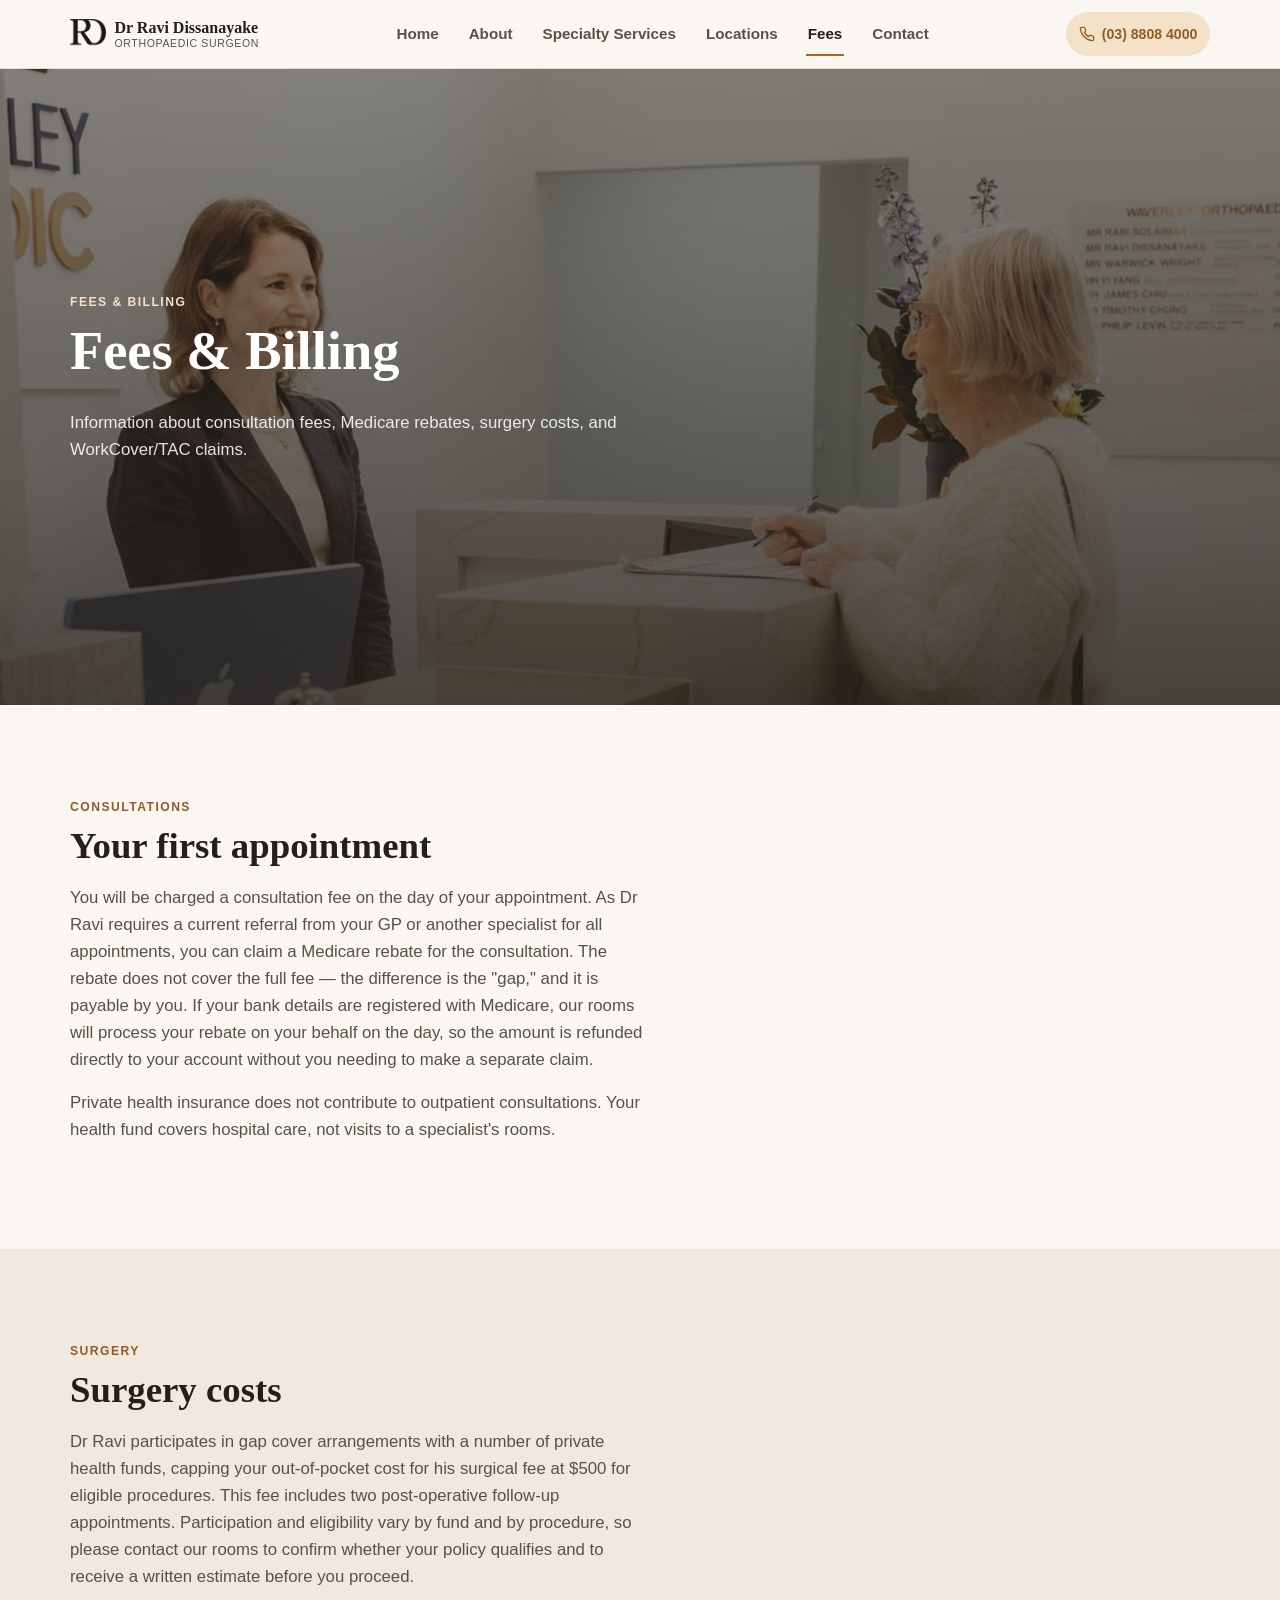
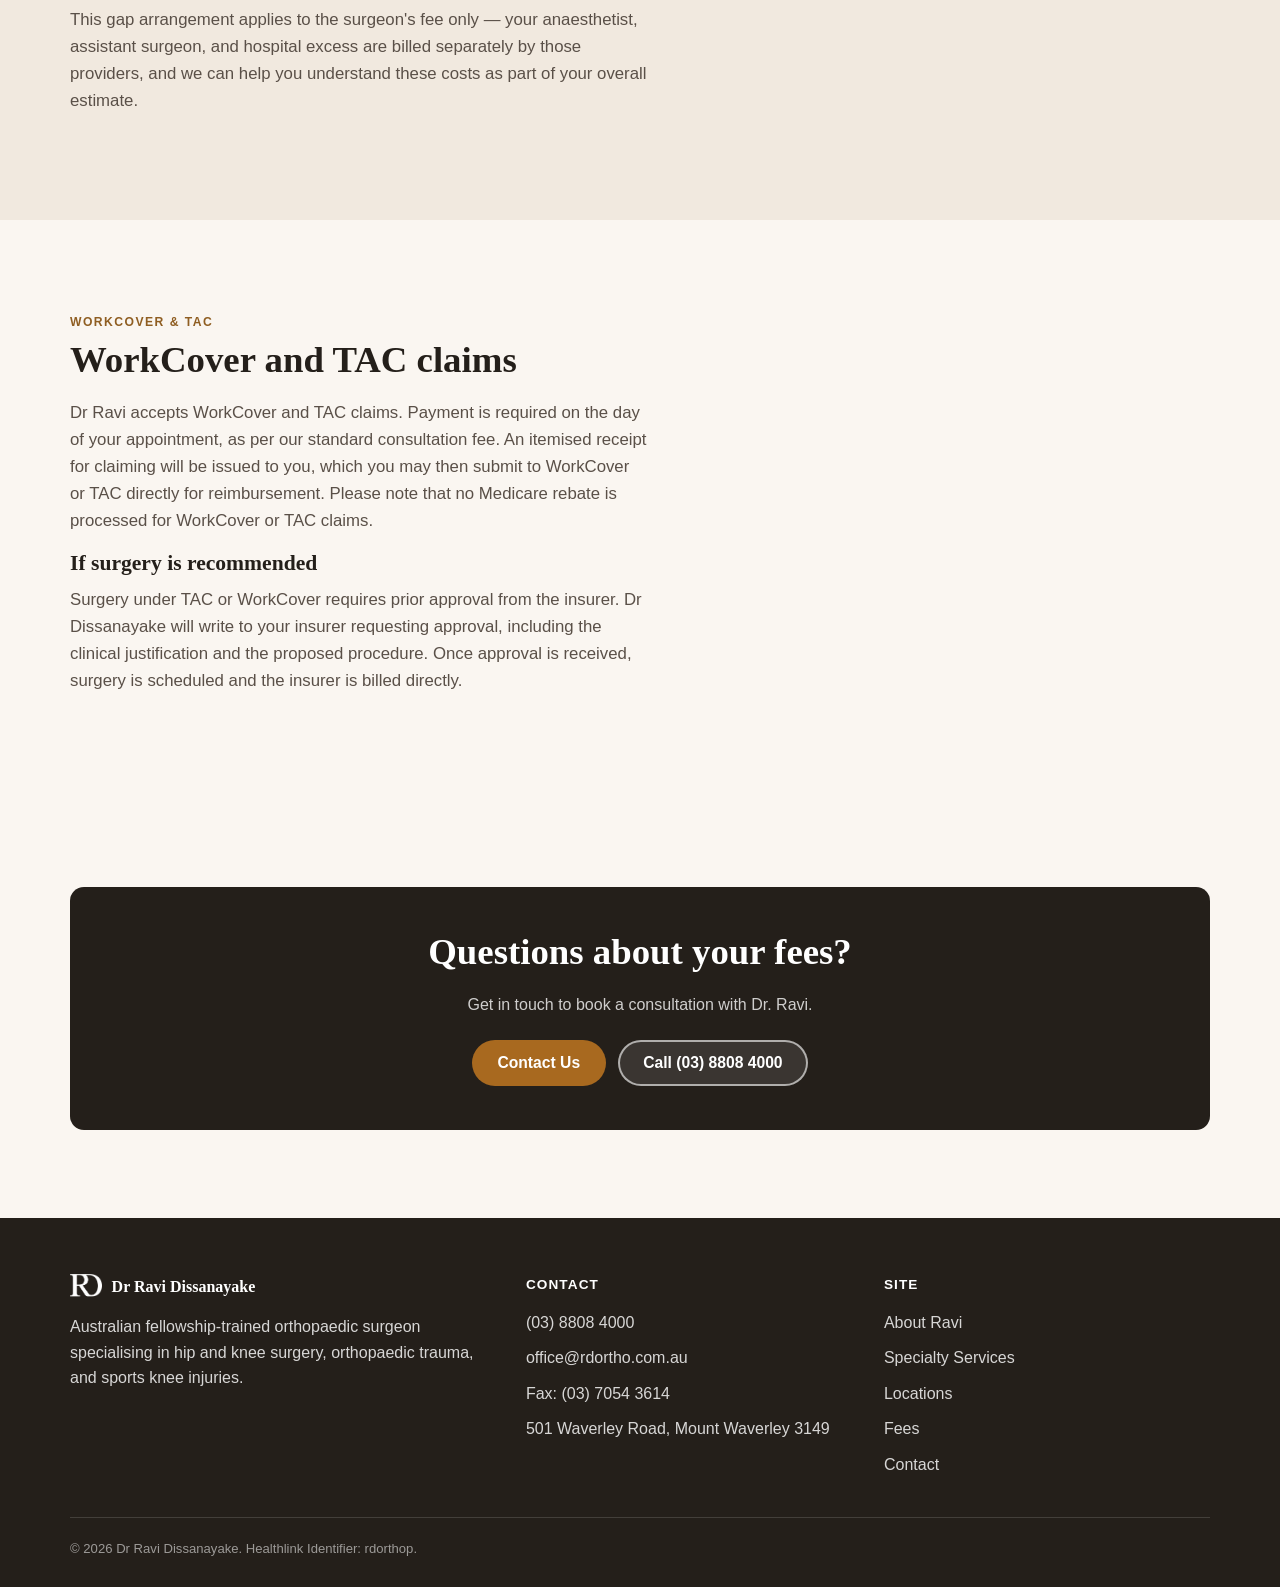
<file: fees.html>
<!DOCTYPE html>
<html lang="en-AU">
<head>
<meta charset="UTF-8">
<meta name="viewport" content="width=device-width, initial-scale=1">
<title>Fees &amp; Billing | Dr Ravi Dissanayake, Orthopaedic Surgeon</title>
<meta name="description" content="Consultation fees, Medicare rebates, surgery gap cover, and WorkCover/TAC billing information for Dr Ravi Dissanayake's practice.">
<link rel="canonical" href="https://www.rdortho.com.au/fees.html">

<meta property="og:type" content="website">
<meta property="og:site_name" content="Dr Ravi Dissanayake, Orthopaedic Surgeon">
<meta property="og:title" content="Fees &amp; Billing | Dr Ravi Dissanayake, Orthopaedic Surgeon">
<meta property="og:description" content="Consultation fees, Medicare rebates, surgery gap cover, and WorkCover/TAC billing information for Dr Ravi Dissanayake's practice.">
<meta property="og:url" content="https://www.rdortho.com.au/fees.html">
<meta property="og:image" content="https://www.rdortho.com.au/images/reception-staff.jpg">
<meta property="og:locale" content="en_AU">
<meta name="twitter:card" content="summary_large_image">
<meta name="twitter:title" content="Fees &amp; Billing | Dr Ravi Dissanayake, Orthopaedic Surgeon">
<meta name="twitter:description" content="Consultation fees, Medicare rebates, surgery gap cover, and WorkCover/TAC billing information for Dr Ravi Dissanayake's practice.">
<meta name="twitter:image" content="https://www.rdortho.com.au/images/reception-staff.jpg">

<link rel="stylesheet" href="css/style.css">
<script type="application/ld+json">
{
  "@context": "https://schema.org",
  "@type": "MedicalWebPage",
  "url": "https://www.rdortho.com.au/fees.html",
  "name": "Fees & Billing | Dr Ravi Dissanayake, Orthopaedic Surgeon",
  "about": { "@id": "https://www.rdortho.com.au/#physician" },
  "isPartOf": { "@type": "WebSite", "name": "Dr Ravi Dissanayake, Orthopaedic Surgeon", "url": "https://www.rdortho.com.au/" }
}
</script>
</head>
<body>

<a href="#main" class="skip-link">Skip to main content</a>

<header class="site-header">
  <div class="container inner">
    <div class="header-left">
      <button class="nav-toggle" aria-label="Open menu" aria-expanded="false" aria-controls="mobile-nav" type="button">
        <svg viewBox="0 0 24 24" fill="none" stroke="currentColor" stroke-width="2" stroke-linecap="round" aria-hidden="true" focusable="false"><line x1="3" y1="6" x2="21" y2="6"/><line x1="3" y1="12" x2="21" y2="12"/><line x1="3" y1="18" x2="21" y2="18"/></svg>
      </button>
      <a href="/" class="brand">
        <img src="images/rd-mark-black.png" alt="" class="brand-mark">
        <span class="brand-text">
          <span class="name">Dr Ravi Dissanayake</span>
          <span class="role">Orthopaedic Surgeon</span>
        </span>
        <span class="brand-mobile-role">Orthopaedic<br>Surgeon</span>
      </a>
    </div>

    <nav class="main-nav" aria-label="Primary">
      <ul>
        <li><a href="/">Home</a></li>
        <li><a href="about.html">About</a></li>
        <li><a href="services.html">Specialty Services</a></li>
        <li><a href="locations.html">Locations</a></li>
        <li><a href="fees.html" aria-current="page">Fees</a></li>
        <li><a href="contact.html">Contact</a></li>
      </ul>
    </nav>

    <div class="header-right">
      <a class="call-pill" href="tel:0388084000" aria-label="Call (03) 8808 4000">
        <svg viewBox="0 0 24 24" fill="none" stroke="currentColor" stroke-width="2" stroke-linecap="round" stroke-linejoin="round" aria-hidden="true" focusable="false"><path d="M22 16.92v3a2 2 0 0 1-2.18 2 19.79 19.79 0 0 1-8.63-3.07 19.5 19.5 0 0 1-6-6 19.79 19.79 0 0 1-3.07-8.67A2 2 0 0 1 4.11 2h3a2 2 0 0 1 2 1.72c.127.96.361 1.903.7 2.81a2 2 0 0 1-.45 2.11L8.09 9.91a16 16 0 0 0 6 6l1.27-1.27a2 2 0 0 1 2.11-.45c.907.339 1.85.573 2.81.7A2 2 0 0 1 22 16.92z"/></svg>
        <span class="call-text-full">(03) 8808 4000</span>
        <span class="call-text-short">Call</span>
      </a>
    </div>
  </div>

  <div class="mobile-nav" id="mobile-nav">
    <ul>
      <li><a href="/">Home</a></li>
      <li><a href="about.html">About</a></li>
      <li><a href="services.html">Specialty Services</a></li>
      <li><a href="locations.html">Locations</a></li>
      <li><a href="fees.html" aria-current="page">Fees</a></li>
      <li><a href="contact.html">Contact</a></li>
    </ul>
    <div class="contact-block">
      <a class="btn btn-primary btn-block" href="tel:0388084000">Call (03) 8808 4000</a>
    </div>
  </div>
</header>

<main id="main" tabindex="-1">

  <section class="hero page-hero">
    <div class="hero-media"><img src="images/reception-staff.jpg" alt="" role="presentation"></div>
    <div class="container">
      <span class="eyebrow">Fees &amp; Billing</span>
      <h1>Fees &amp; Billing</h1>
      <p class="lede">Information about consultation fees, Medicare rebates, surgery costs, and WorkCover/TAC claims.</p>
    </div>
  </section>

  <section aria-labelledby="first-appointment-heading">
    <div class="container">
      <span class="eyebrow">Consultations</span>
      <h2 id="first-appointment-heading" class="mt-0">Your first appointment</h2>
      <p class="lede">You will be charged a consultation fee on the day of your appointment. As Dr Ravi requires a current referral from your GP or another specialist for all appointments, you can claim a Medicare rebate for the consultation. The rebate does not cover the full fee — the difference is the "gap," and it is payable by you. If your bank details are registered with Medicare, our rooms will process your rebate on your behalf on the day, so the amount is refunded directly to your account without you needing to make a separate claim.</p>
      <p class="lede">Private health insurance does not contribute to outpatient consultations. Your health fund covers hospital care, not visits to a specialist's rooms.</p>
    </div>
  </section>

  <section class="section-alt" aria-labelledby="surgery-costs-heading">
    <div class="container">
      <span class="eyebrow">Surgery</span>
      <h2 id="surgery-costs-heading" class="mt-0">Surgery costs</h2>
      <p class="lede">Dr Ravi participates in gap cover arrangements with a number of private health funds, capping your out-of-pocket cost for his surgical fee at $500 for eligible procedures. This fee includes two post-operative follow-up appointments. Participation and eligibility vary by fund and by procedure, so please contact our rooms to confirm whether your policy qualifies and to receive a written estimate before you proceed.</p>
      <p class="lede">This gap arrangement applies to the surgeon's fee only — your anaesthetist, assistant surgeon, and hospital excess are billed separately by those providers, and we can help you understand these costs as part of your overall estimate.</p>
    </div>
  </section>

  <section aria-labelledby="workcover-heading">
    <div class="container">
      <span class="eyebrow">WorkCover &amp; TAC</span>
      <h2 id="workcover-heading" class="mt-0">WorkCover and TAC claims</h2>
      <p class="lede">Dr Ravi accepts WorkCover and TAC claims. Payment is required on the day of your appointment, as per our standard consultation fee. An itemised receipt for claiming will be issued to you, which you may then submit to WorkCover or TAC directly for reimbursement. Please note that no Medicare rebate is processed for WorkCover or TAC claims.</p>
      <h3>If surgery is recommended</h3>
      <p class="lede">Surgery under TAC or WorkCover requires prior approval from the insurer. Dr Dissanayake will write to your insurer requesting approval, including the clinical justification and the proposed procedure. Once approval is received, surgery is scheduled and the insurer is billed directly.</p>
    </div>
  </section>

  <section>
    <div class="container">
      <div class="cta-band">
        <h2>Questions about your fees?</h2>
        <p>Get in touch to book a consultation with Dr. Ravi.</p>
        <div class="cta-band-actions">
          <a class="btn btn-primary" href="contact.html">Contact Us</a>
          <a class="btn btn-ghost-invert" href="tel:0388084000">Call (03) 8808 4000</a>
        </div>
      </div>
    </div>
  </section>

</main>

<footer class="site-footer">
  <div class="container">
    <div class="footer-grid">
      <div>
        <div class="footer-brand">
          <img src="images/rd-mark-white.png" alt="" class="brand-mark">
          <span class="name">Dr Ravi Dissanayake</span>
        </div>
        <p>Australian fellowship-trained orthopaedic surgeon specialising in hip and knee surgery, orthopaedic trauma, and sports knee injuries.</p>
      </div>
      <div>
        <p class="footer-heading">Contact</p>
        <ul>
          <li><a href="tel:0388084000">(03) 8808 4000</a></li>
          <li><a href="mailto:office@rdortho.com.au">office@rdortho.com.au</a></li>
          <li>Fax: (03) 7054 3614</li>
          <li>501 Waverley Road, Mount Waverley 3149</li>
        </ul>
      </div>
      <div>
        <p class="footer-heading">Site</p>
        <ul>
          <li><a href="about.html">About Ravi</a></li>
          <li><a href="services.html">Specialty Services</a></li>
          <li><a href="locations.html">Locations</a></li>
          <li><a href="fees.html">Fees</a></li>
          <li><a href="contact.html">Contact</a></li>
        </ul>
      </div>
    </div>
    <div class="footer-bottom">
      <span>&copy; <span id="year"></span> Dr Ravi Dissanayake. Healthlink Identifier: rdorthop.</span>
    </div>
  </div>
</footer>

<div class="mobile-contact-bar">
  <a class="cta-call" href="tel:0388084000">
    <svg viewBox="0 0 24 24" fill="none" stroke="currentColor" stroke-width="2" stroke-linecap="round" stroke-linejoin="round" aria-hidden="true" focusable="false"><path d="M22 16.92v3a2 2 0 0 1-2.18 2 19.79 19.79 0 0 1-8.63-3.07 19.5 19.5 0 0 1-6-6 19.79 19.79 0 0 1-3.07-8.67A2 2 0 0 1 4.11 2h3a2 2 0 0 1 2 1.72c.127.96.361 1.903.7 2.81a2 2 0 0 1-.45 2.11L8.09 9.91a16 16 0 0 0 6 6l1.27-1.27a2 2 0 0 1 2.11-.45c.907.339 1.85.573 2.81.7A2 2 0 0 1 22 16.92z"/></svg>
    Call Now
  </a>
  <a href="contact.html">
    <svg viewBox="0 0 24 24" fill="none" stroke="currentColor" stroke-width="2" stroke-linecap="round" stroke-linejoin="round" aria-hidden="true" focusable="false"><path d="M21 15a2 2 0 0 1-2 2H7l-4 4V5a2 2 0 0 1 2-2h14a2 2 0 0 1 2 2z"/></svg>
    Contact Us
  </a>
</div>

<script>document.getElementById("year").textContent = new Date().getFullYear();</script>
<script src="js/main.js"></script>
</body>
</html>
</file>
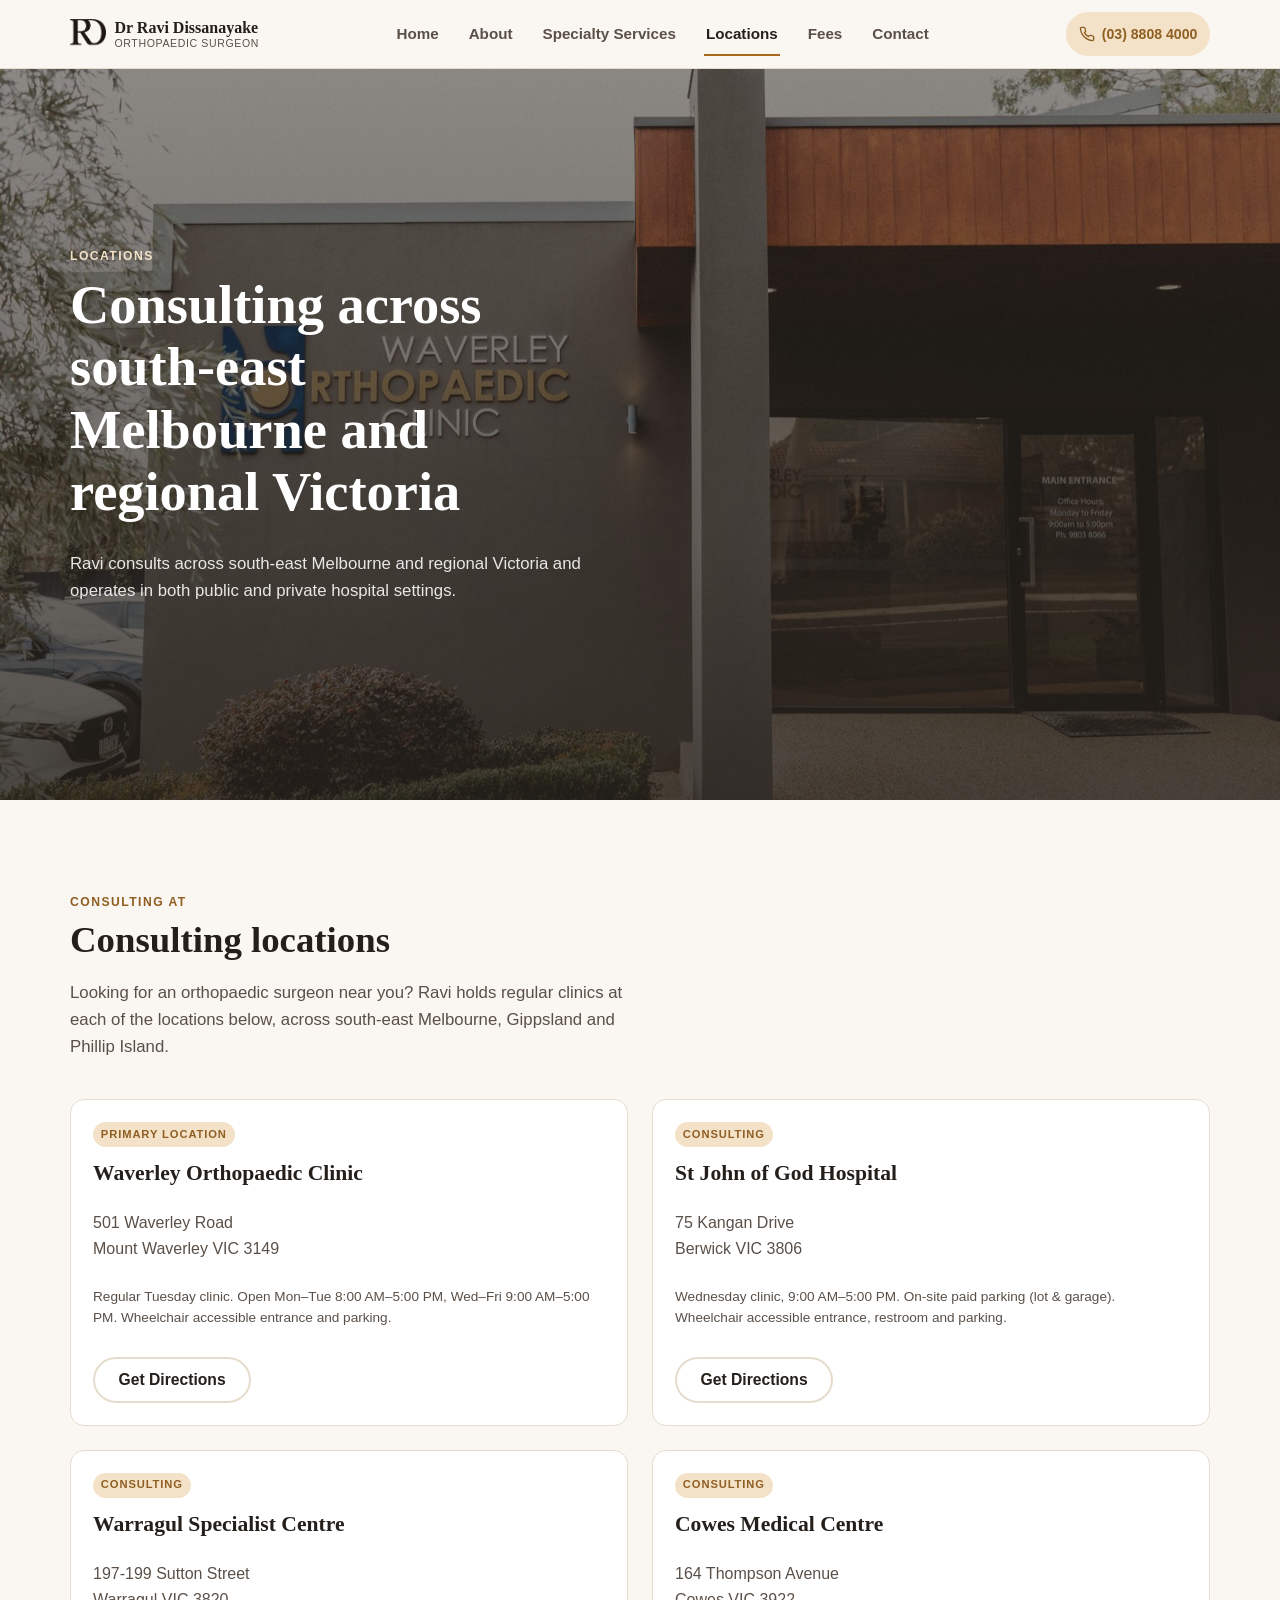
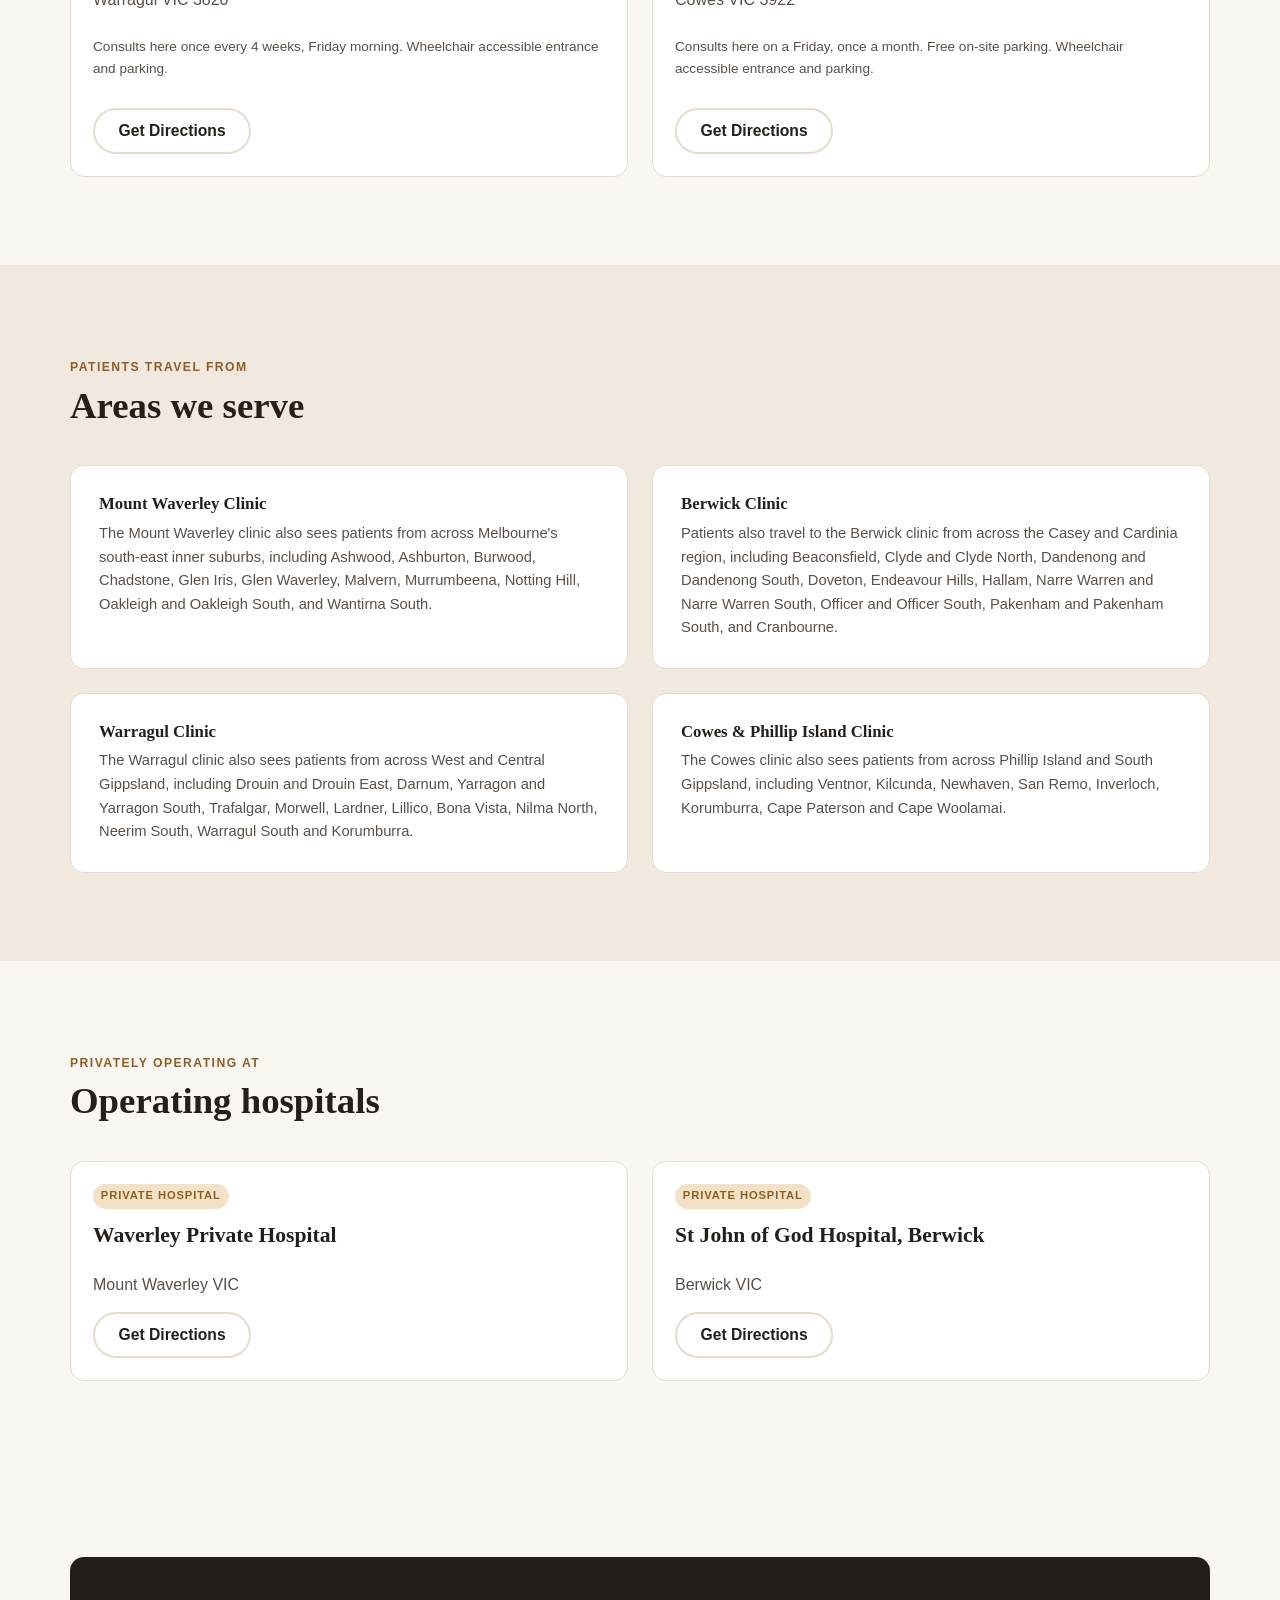
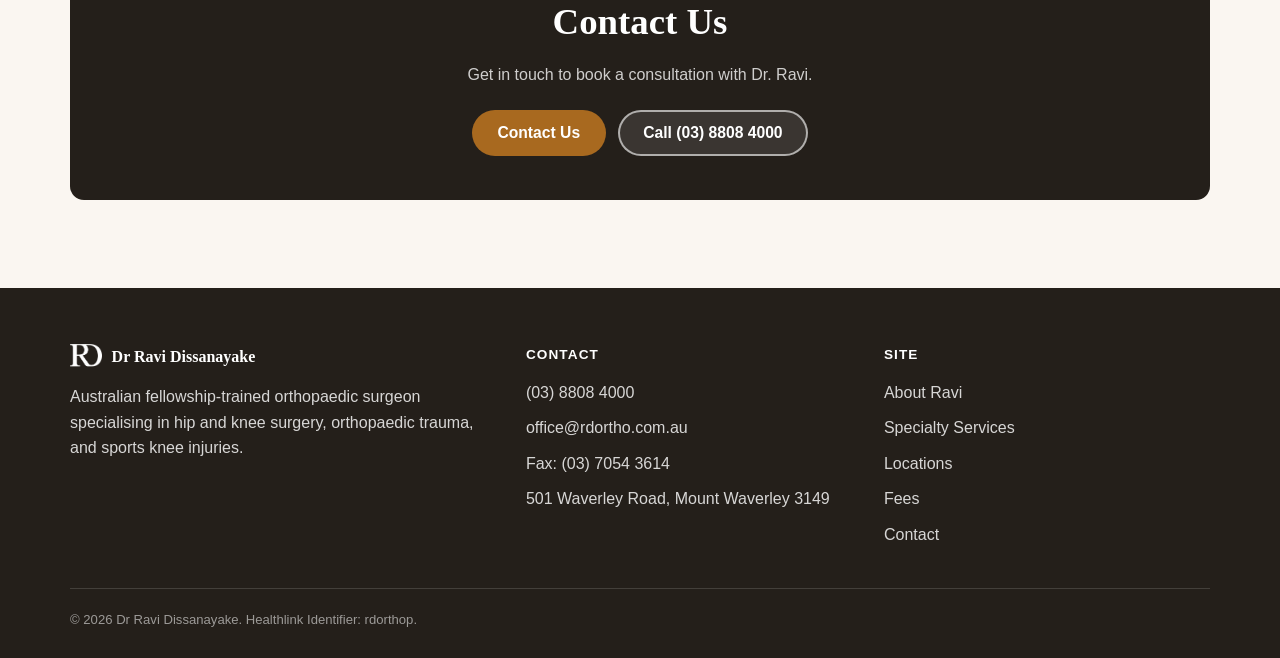
<file: locations.html>
<!DOCTYPE html>
<html lang="en-AU">
<head>
<meta charset="UTF-8">
<meta name="viewport" content="width=device-width, initial-scale=1">
<title>Locations | Orthopaedic Surgeon Near Mount Waverley, Berwick, Warragul &amp; Phillip Island</title>
<meta name="description" content="Find Dr Ravi Dissanayake's orthopaedic clinics near you across south-east Melbourne and regional Victoria, plus his operating hospitals.">
<link rel="canonical" href="https://www.rdortho.com.au/locations.html">

<meta property="og:type" content="website">
<meta property="og:site_name" content="Dr Ravi Dissanayake, Orthopaedic Surgeon">
<meta property="og:title" content="Locations | Orthopaedic Surgeon Near Mount Waverley, Berwick, Warragul &amp; Phillip Island">
<meta property="og:description" content="Dr Ravi Dissanayake consults at 4 locations across south-east Melbourne and regional Victoria, and operates at Waverley Private Hospital and St John of God Hospital, Berwick.">
<meta property="og:url" content="https://www.rdortho.com.au/locations.html">
<meta property="og:image" content="https://www.rdortho.com.au/images/locations-exterior.jpg">
<meta property="og:locale" content="en_AU">
<meta name="twitter:card" content="summary_large_image">
<meta name="twitter:title" content="Locations | Orthopaedic Surgeon Near Mount Waverley, Berwick, Warragul &amp; Phillip Island">
<meta name="twitter:description" content="Dr Ravi Dissanayake consults at 4 locations across south-east Melbourne and regional Victoria, and operates at Waverley Private Hospital and St John of God Hospital, Berwick.">
<meta name="twitter:image" content="https://www.rdortho.com.au/images/locations-exterior.jpg">

<link rel="stylesheet" href="css/style.css">
<script type="application/ld+json">
{
  "@context": "https://schema.org",
  "@graph": [
    {
      "@type": "MedicalClinic",
      "name": "Waverley Orthopaedic Clinic",
      "description": "Primary consulting location of Dr Ravi Dissanayake, orthopaedic surgeon. Regular Tuesday clinic.",
      "medicalSpecialty": "Orthopaedic Surgery",
      "telephone": "+61-3-8808-4000",
      "url": "https://www.rdortho.com.au/locations.html",
      "physician": { "@id": "https://www.rdortho.com.au/#physician" },
      "address": {
        "@type": "PostalAddress",
        "streetAddress": "501 Waverley Road",
        "addressLocality": "Mount Waverley",
        "addressRegion": "VIC",
        "postalCode": "3149",
        "addressCountry": "AU"
      },
      "geo": { "@type": "GeoCoordinates", "latitude": -37.8771, "longitude": 145.1294 },
      "openingHoursSpecification": [
        { "@type": "OpeningHoursSpecification", "dayOfWeek": ["Monday", "Tuesday"], "opens": "08:00", "closes": "17:00" },
        { "@type": "OpeningHoursSpecification", "dayOfWeek": ["Wednesday", "Thursday", "Friday"], "opens": "09:00", "closes": "17:00" }
      ],
      "areaServed": ["Mount Waverley", "Ashwood", "Ashburton", "Burwood", "Chadstone", "Glen Iris", "Glen Waverley", "Malvern", "Murrumbeena", "Notting Hill", "Oakleigh", "Oakleigh South", "Wantirna South", "Wheelers Hill"],
      "amenityFeature": [
        { "@type": "LocationFeatureSpecification", "name": "Wheelchair accessible entrance", "value": true },
        { "@type": "LocationFeatureSpecification", "name": "Wheelchair accessible parking lot", "value": true }
      ]
    },
    {
      "@type": "MedicalClinic",
      "name": "St John of God Hospital, Berwick (Consulting Rooms)",
      "description": "Consulting location of Dr Ravi Dissanayake, orthopaedic surgeon. Wednesday clinic.",
      "medicalSpecialty": "Orthopaedic Surgery",
      "telephone": "+61-3-8808-4000",
      "physician": { "@id": "https://www.rdortho.com.au/#physician" },
      "address": {
        "@type": "PostalAddress",
        "streetAddress": "75 Kangan Drive",
        "addressLocality": "Berwick",
        "addressRegion": "VIC",
        "postalCode": "3806",
        "addressCountry": "AU"
      },
      "geo": { "@type": "GeoCoordinates", "latitude": -38.0450, "longitude": 145.3447 },
      "areaServed": ["Berwick", "Beaconsfield", "Clyde", "Clyde North", "Dandenong", "Dandenong South", "Doveton", "Endeavour Hills", "Hallam", "Narre Warren", "Narre Warren South", "Officer", "Officer South", "Pakenham", "Pakenham South", "Cranbourne"],
      "amenityFeature": [
        { "@type": "LocationFeatureSpecification", "name": "Wheelchair accessible entrance", "value": true },
        { "@type": "LocationFeatureSpecification", "name": "Wheelchair accessible restroom", "value": true },
        { "@type": "LocationFeatureSpecification", "name": "Wheelchair accessible parking lot", "value": true },
        { "@type": "LocationFeatureSpecification", "name": "On-site paid parking", "value": true }
      ]
    },
    {
      "@type": "MedicalClinic",
      "name": "Warragul Specialist Centre",
      "description": "Consulting location of Dr Ravi Dissanayake, orthopaedic surgeon. Consults here once every 4 weeks, Friday morning.",
      "medicalSpecialty": "Orthopaedic Surgery",
      "telephone": "+61-3-8808-4000",
      "physician": { "@id": "https://www.rdortho.com.au/#physician" },
      "address": {
        "@type": "PostalAddress",
        "streetAddress": "197-199 Sutton Street",
        "addressLocality": "Warragul",
        "addressRegion": "VIC",
        "postalCode": "3820",
        "addressCountry": "AU"
      },
      "geo": { "@type": "GeoCoordinates", "latitude": -38.1612, "longitude": 145.9318 },
      "areaServed": ["Warragul", "Warragul South", "Darnum", "Drouin", "Drouin East", "Lardner", "Lillico", "Morwell", "Yarragon", "Yarragon South", "Trafalgar", "Bona Vista", "Korumburra", "Nilma North", "Neerim South"],
      "amenityFeature": [
        { "@type": "LocationFeatureSpecification", "name": "Wheelchair accessible entrance", "value": true },
        { "@type": "LocationFeatureSpecification", "name": "Wheelchair accessible parking lot", "value": true }
      ]
    },
    {
      "@type": "MedicalClinic",
      "name": "Cowes Medical Centre",
      "description": "Consulting location of Dr Ravi Dissanayake, orthopaedic surgeon, servicing Phillip Island. Consults here on a Friday, once a month.",
      "medicalSpecialty": "Orthopaedic Surgery",
      "telephone": "+61-3-8808-4000",
      "physician": { "@id": "https://www.rdortho.com.au/#physician" },
      "address": {
        "@type": "PostalAddress",
        "streetAddress": "164 Thompson Avenue",
        "addressLocality": "Cowes",
        "addressRegion": "VIC",
        "postalCode": "3922",
        "addressCountry": "AU"
      },
      "geo": { "@type": "GeoCoordinates", "latitude": -38.4511, "longitude": 145.2419 },
      "areaServed": ["Cowes", "Ventnor", "Kilcunda", "Newhaven", "San Remo", "Inverloch", "Korumburra", "Cape Paterson", "Cape Woolamai", "Phillip Island"],
      "amenityFeature": [
        { "@type": "LocationFeatureSpecification", "name": "Wheelchair accessible entrance", "value": true },
        { "@type": "LocationFeatureSpecification", "name": "Wheelchair accessible parking lot", "value": true },
        { "@type": "LocationFeatureSpecification", "name": "Free on-site parking", "value": true }
      ]
    },
    {
      "@type": "Hospital",
      "name": "Waverley Private Hospital",
      "description": "Operating hospital of Dr Ravi Dissanayake, orthopaedic surgeon.",
      "address": {
        "@type": "PostalAddress",
        "streetAddress": "343-357 Blackburn Road",
        "addressLocality": "Mount Waverley",
        "addressRegion": "VIC",
        "postalCode": "3149",
        "addressCountry": "AU"
      },
      "geo": { "@type": "GeoCoordinates", "latitude": -37.8844, "longitude": 145.1251 }
    },
    {
      "@type": "Hospital",
      "name": "St John of God Hospital, Berwick",
      "description": "Operating hospital of Dr Ravi Dissanayake, orthopaedic surgeon.",
      "address": {
        "@type": "PostalAddress",
        "addressLocality": "Berwick",
        "addressRegion": "VIC",
        "addressCountry": "AU"
      },
      "geo": { "@type": "GeoCoordinates", "latitude": -38.0450, "longitude": 145.3447 }
    }
  ]
}
</script>
</head>
<body>

<a href="#main" class="skip-link">Skip to main content</a>

<header class="site-header">
  <div class="container inner">
    <div class="header-left">
      <button class="nav-toggle" aria-label="Open menu" aria-expanded="false" aria-controls="mobile-nav" type="button">
        <svg viewBox="0 0 24 24" fill="none" stroke="currentColor" stroke-width="2" stroke-linecap="round" aria-hidden="true" focusable="false"><line x1="3" y1="6" x2="21" y2="6"/><line x1="3" y1="12" x2="21" y2="12"/><line x1="3" y1="18" x2="21" y2="18"/></svg>
      </button>
      <a href="/" class="brand">
        <img src="images/rd-mark-black.png" alt="" class="brand-mark">
        <span class="brand-text">
          <span class="name">Dr Ravi Dissanayake</span>
          <span class="role">Orthopaedic Surgeon</span>
        </span>
        <span class="brand-mobile-role">Orthopaedic<br>Surgeon</span>
      </a>
    </div>

    <nav class="main-nav" aria-label="Primary">
      <ul>
        <li><a href="/">Home</a></li>
        <li><a href="about.html">About</a></li>
        <li><a href="services.html">Specialty Services</a></li>
        <li><a href="locations.html" aria-current="page">Locations</a></li>
        <li><a href="fees.html">Fees</a></li>
        <li><a href="contact.html">Contact</a></li>
      </ul>
    </nav>

    <div class="header-right">
      <a class="call-pill" href="tel:0388084000" aria-label="Call (03) 8808 4000">
        <svg viewBox="0 0 24 24" fill="none" stroke="currentColor" stroke-width="2" stroke-linecap="round" stroke-linejoin="round" aria-hidden="true" focusable="false"><path d="M22 16.92v3a2 2 0 0 1-2.18 2 19.79 19.79 0 0 1-8.63-3.07 19.5 19.5 0 0 1-6-6 19.79 19.79 0 0 1-3.07-8.67A2 2 0 0 1 4.11 2h3a2 2 0 0 1 2 1.72c.127.96.361 1.903.7 2.81a2 2 0 0 1-.45 2.11L8.09 9.91a16 16 0 0 0 6 6l1.27-1.27a2 2 0 0 1 2.11-.45c.907.339 1.85.573 2.81.7A2 2 0 0 1 22 16.92z"/></svg>
        <span class="call-text-full">(03) 8808 4000</span>
        <span class="call-text-short">Call</span>
      </a>
    </div>
  </div>

  <div class="mobile-nav" id="mobile-nav">
    <ul>
      <li><a href="/">Home</a></li>
      <li><a href="about.html">About</a></li>
      <li><a href="services.html">Specialty Services</a></li>
      <li><a href="locations.html" aria-current="page">Locations</a></li>
      <li><a href="fees.html">Fees</a></li>
      <li><a href="contact.html">Contact</a></li>
    </ul>
    <div class="contact-block">
      <a class="btn btn-primary btn-block" href="tel:0388084000">Call (03) 8808 4000</a>
    </div>
  </div>
</header>

<main id="main" tabindex="-1">

  <section class="hero page-hero">
    <div class="hero-media"><img src="images/locations-exterior.jpg" alt="" role="presentation"></div>
    <div class="container">
      <span class="eyebrow">Locations</span>
      <h1>Consulting across south-east Melbourne and regional Victoria</h1>
      <p class="lede">Ravi consults across south-east Melbourne and regional Victoria and operates in both public and private hospital settings.</p>
    </div>
  </section>

  <section aria-labelledby="consulting-heading">
    <div class="container">
      <div class="section-head">
        <span class="eyebrow">Consulting At</span>
        <h2 id="consulting-heading" class="mt-0">Consulting locations</h2>
        <p class="lede">Looking for an orthopaedic surgeon near you? Ravi holds regular clinics at each of the locations below, across south-east Melbourne, Gippsland and Phillip Island.</p>
      </div>

      <div class="grid grid-2">
        <div class="location-card">
          <span class="tag">Primary Location</span>
          <h3>Waverley Orthopaedic Clinic</h3>
          <address>501 Waverley Road<br>Mount Waverley VIC 3149</address>
          <p class="form-note">Regular Tuesday clinic. Open Mon&ndash;Tue 8:00 AM&ndash;5:00 PM, Wed&ndash;Fri 9:00 AM&ndash;5:00 PM. Wheelchair accessible entrance and parking.</p>
          <div class="card-actions">
            <a class="btn btn-outline" href="https://www.google.com/maps/search/501+Waverley+Road,+Mount+Waverley" target="_blank" rel="noopener">Get Directions<span class="visually-hidden"> (opens in a new tab)</span></a>
          </div>
        </div>
        <div class="location-card">
          <span class="tag">Consulting</span>
          <h3>St John of God Hospital</h3>
          <address>75 Kangan Drive<br>Berwick VIC 3806</address>
          <p class="form-note">Wednesday clinic, 9:00 AM&ndash;5:00 PM. On-site paid parking (lot &amp; garage). Wheelchair accessible entrance, restroom and parking.</p>
          <div class="card-actions">
            <a class="btn btn-outline" href="https://www.google.com/maps/search/75+Kangan+Drive,+Berwick" target="_blank" rel="noopener">Get Directions<span class="visually-hidden"> (opens in a new tab)</span></a>
          </div>
        </div>
        <div class="location-card">
          <span class="tag">Consulting</span>
          <h3>Warragul Specialist Centre</h3>
          <address>197-199 Sutton Street<br>Warragul VIC 3820</address>
          <p class="form-note">Consults here once every 4 weeks, Friday morning. Wheelchair accessible entrance and parking.</p>
          <div class="card-actions">
            <a class="btn btn-outline" href="https://www.google.com/maps/search/197-199+Sutton+Street,+Warragul,+3820" target="_blank" rel="noopener">Get Directions<span class="visually-hidden"> (opens in a new tab)</span></a>
          </div>
        </div>
        <div class="location-card">
          <span class="tag">Consulting</span>
          <h3>Cowes Medical Centre</h3>
          <address>164 Thompson Avenue<br>Cowes VIC 3922</address>
          <p class="form-note">Consults here on a Friday, once a month. Free on-site parking. Wheelchair accessible entrance and parking.</p>
          <div class="card-actions">
            <a class="btn btn-outline" href="https://www.google.com/maps/search/164+Thompson+Avenue,+Cowes+Phillip+Island" target="_blank" rel="noopener">Get Directions<span class="visually-hidden"> (opens in a new tab)</span></a>
          </div>
        </div>
      </div>

    </div>
  </section>

  <section class="section-alt" aria-labelledby="areas-heading">
    <div class="container">
      <div class="section-head">
        <span class="eyebrow">Patients Travel From</span>
        <h2 id="areas-heading" class="mt-0">Areas we serve</h2>
      </div>
      <div class="grid grid-2">
        <div class="card area-card">
          <h3 class="mt-0">Mount Waverley Clinic</h3>
          <p class="area-copy">The Mount Waverley clinic also sees patients from across Melbourne's south-east inner suburbs, including Ashwood, Ashburton, Burwood, Chadstone, Glen Iris, Glen Waverley, Malvern, Murrumbeena, Notting Hill, Oakleigh and Oakleigh South, and Wantirna South.</p>
        </div>
        <div class="card area-card">
          <h3 class="mt-0">Berwick Clinic</h3>
          <p class="area-copy">Patients also travel to the Berwick clinic from across the Casey and Cardinia region, including Beaconsfield, Clyde and Clyde North, Dandenong and Dandenong South, Doveton, Endeavour Hills, Hallam, Narre Warren and Narre Warren South, Officer and Officer South, Pakenham and Pakenham South, and Cranbourne.</p>
        </div>
        <div class="card area-card">
          <h3 class="mt-0">Warragul Clinic</h3>
          <p class="area-copy">The Warragul clinic also sees patients from across West and Central Gippsland, including Drouin and Drouin East, Darnum, Yarragon and Yarragon South, Trafalgar, Morwell, Lardner, Lillico, Bona Vista, Nilma North, Neerim South, Warragul South and Korumburra.</p>
        </div>
        <div class="card area-card">
          <h3 class="mt-0">Cowes &amp; Phillip Island Clinic</h3>
          <p class="area-copy">The Cowes clinic also sees patients from across Phillip Island and South Gippsland, including Ventnor, Kilcunda, Newhaven, San Remo, Inverloch, Korumburra, Cape Paterson and Cape Woolamai.</p>
        </div>
      </div>
    </div>
  </section>

  <section aria-labelledby="operating-heading">
    <div class="container">
      <div class="section-head">
        <span class="eyebrow">Privately Operating At</span>
        <h2 id="operating-heading" class="mt-0">Operating hospitals</h2>
      </div>

      <div class="grid grid-2">
        <div class="location-card">
          <span class="tag">Private Hospital</span>
          <h3>Waverley Private Hospital</h3>
          <address>Mount Waverley VIC</address>
          <div class="card-actions">
            <a class="btn btn-outline" href="https://www.google.com/maps/search/?api=1&query=Waverley+Private+Hospital" target="_blank" rel="noopener">Get Directions<span class="visually-hidden"> (opens in a new tab)</span></a>
          </div>
        </div>
        <div class="location-card">
          <span class="tag">Private Hospital</span>
          <h3>St John of God Hospital, Berwick</h3>
          <address>Berwick VIC</address>
          <div class="card-actions">
            <a class="btn btn-outline" href="https://www.google.com/maps/search/?api=1&query=St+John+of+God+Hospital+Berwick" target="_blank" rel="noopener">Get Directions<span class="visually-hidden"> (opens in a new tab)</span></a>
          </div>
        </div>
      </div>
    </div>
  </section>

  <section>
    <div class="container">
      <div class="cta-band">
        <h2>Contact Us</h2>
        <p>Get in touch to book a consultation with Dr. Ravi.</p>
        <div class="cta-band-actions">
          <a class="btn btn-primary" href="contact.html">Contact Us</a>
          <a class="btn btn-ghost-invert" href="tel:0388084000">Call (03) 8808 4000</a>
        </div>
      </div>
    </div>
  </section>

</main>

<footer class="site-footer">
  <div class="container">
    <div class="footer-grid">
      <div>
        <div class="footer-brand">
          <img src="images/rd-mark-white.png" alt="" class="brand-mark">
          <span class="name">Dr Ravi Dissanayake</span>
        </div>
        <p>Australian fellowship-trained orthopaedic surgeon specialising in hip and knee surgery, orthopaedic trauma, and sports knee injuries.</p>
      </div>
      <div>
        <p class="footer-heading">Contact</p>
        <ul>
          <li><a href="tel:0388084000">(03) 8808 4000</a></li>
          <li><a href="mailto:office@rdortho.com.au">office@rdortho.com.au</a></li>
          <li>Fax: (03) 7054 3614</li>
          <li>501 Waverley Road, Mount Waverley 3149</li>
        </ul>
      </div>
      <div>
        <p class="footer-heading">Site</p>
        <ul>
          <li><a href="about.html">About Ravi</a></li>
          <li><a href="services.html">Specialty Services</a></li>
          <li><a href="locations.html">Locations</a></li>
          <li><a href="fees.html">Fees</a></li>
          <li><a href="contact.html">Contact</a></li>
        </ul>
      </div>
    </div>
    <div class="footer-bottom">
      <span>&copy; <span id="year"></span> Dr Ravi Dissanayake. Healthlink Identifier: rdorthop.</span>
    </div>
  </div>
</footer>

<div class="mobile-contact-bar">
  <a class="cta-call" href="tel:0388084000">
    <svg viewBox="0 0 24 24" fill="none" stroke="currentColor" stroke-width="2" stroke-linecap="round" stroke-linejoin="round" aria-hidden="true" focusable="false"><path d="M22 16.92v3a2 2 0 0 1-2.18 2 19.79 19.79 0 0 1-8.63-3.07 19.5 19.5 0 0 1-6-6 19.79 19.79 0 0 1-3.07-8.67A2 2 0 0 1 4.11 2h3a2 2 0 0 1 2 1.72c.127.96.361 1.903.7 2.81a2 2 0 0 1-.45 2.11L8.09 9.91a16 16 0 0 0 6 6l1.27-1.27a2 2 0 0 1 2.11-.45c.907.339 1.85.573 2.81.7A2 2 0 0 1 22 16.92z"/></svg>
    Call Now
  </a>
  <a href="contact.html">
    <svg viewBox="0 0 24 24" fill="none" stroke="currentColor" stroke-width="2" stroke-linecap="round" stroke-linejoin="round" aria-hidden="true" focusable="false"><path d="M21 15a2 2 0 0 1-2 2H7l-4 4V5a2 2 0 0 1 2-2h14a2 2 0 0 1 2 2z"/></svg>
    Contact Us
  </a>
</div>

<script>document.getElementById("year").textContent = new Date().getFullYear();</script>
<script src="js/main.js"></script>
</body>
</html>
</file>
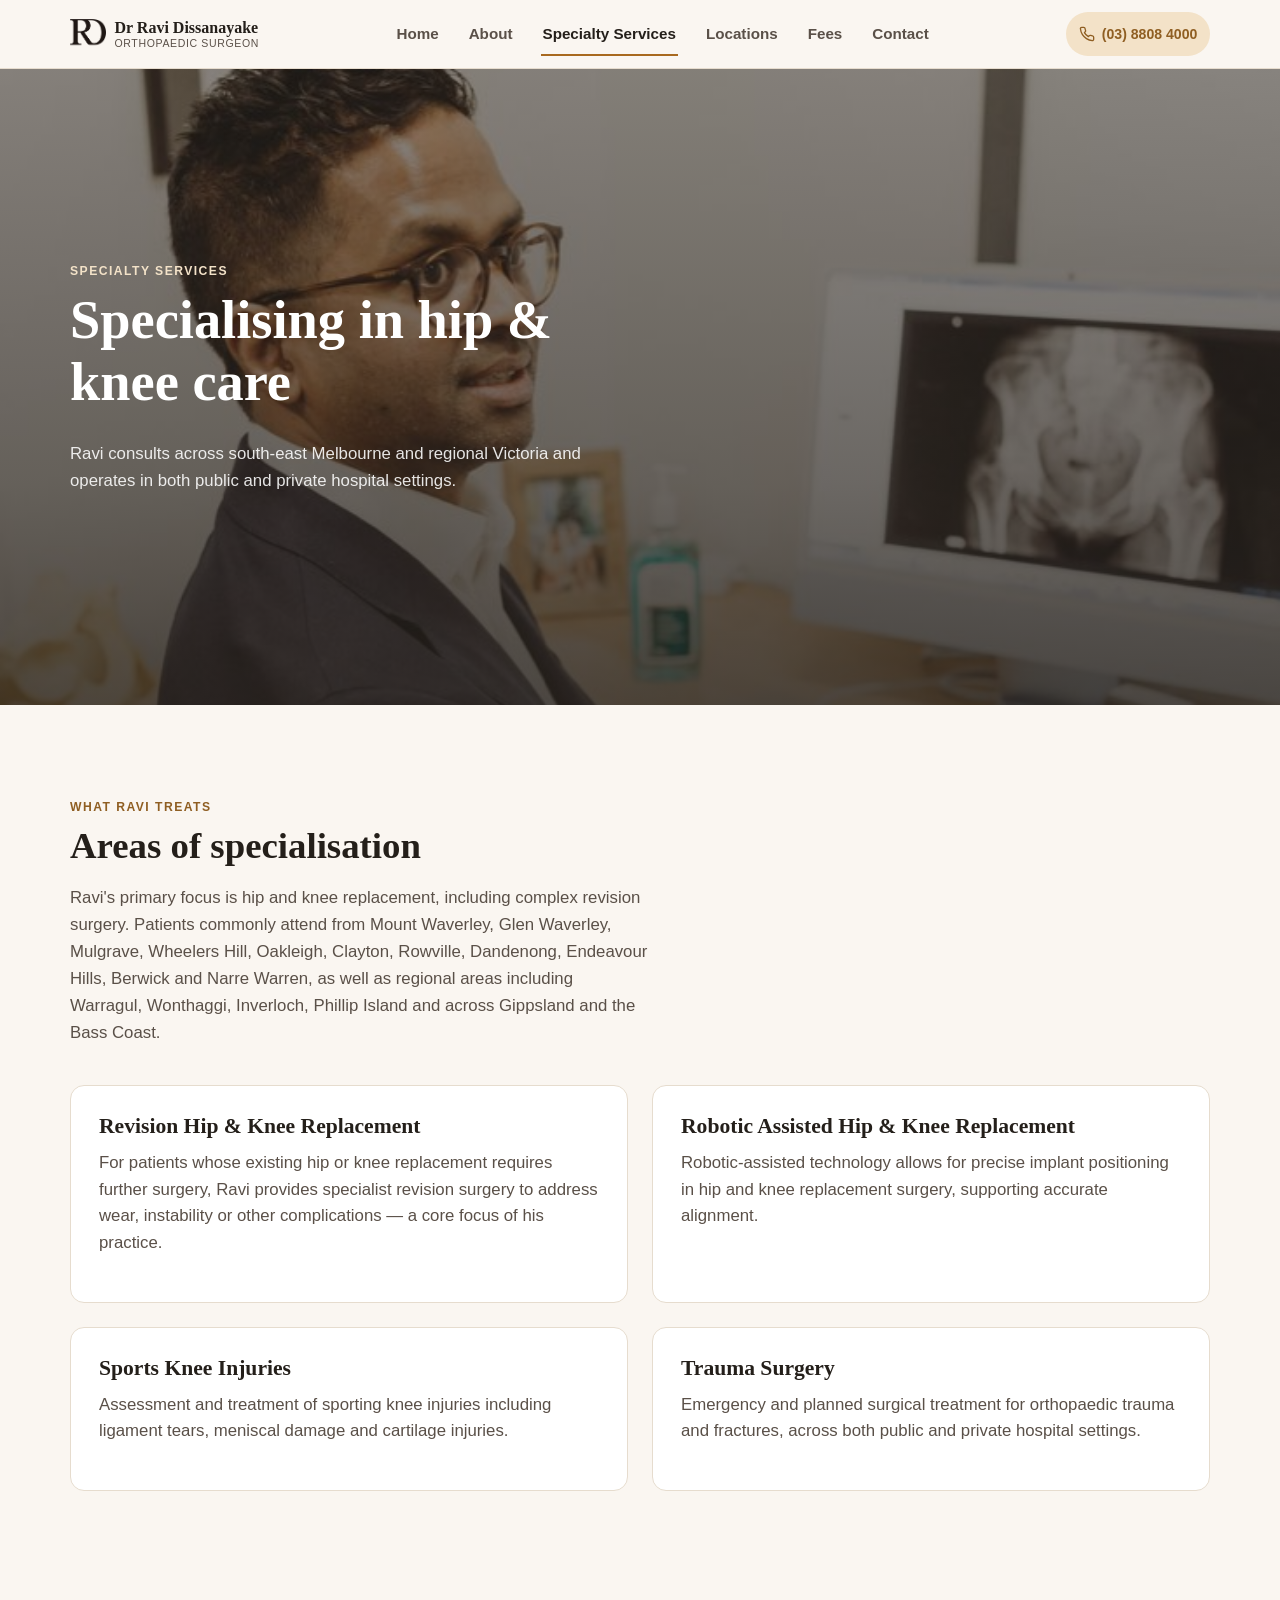
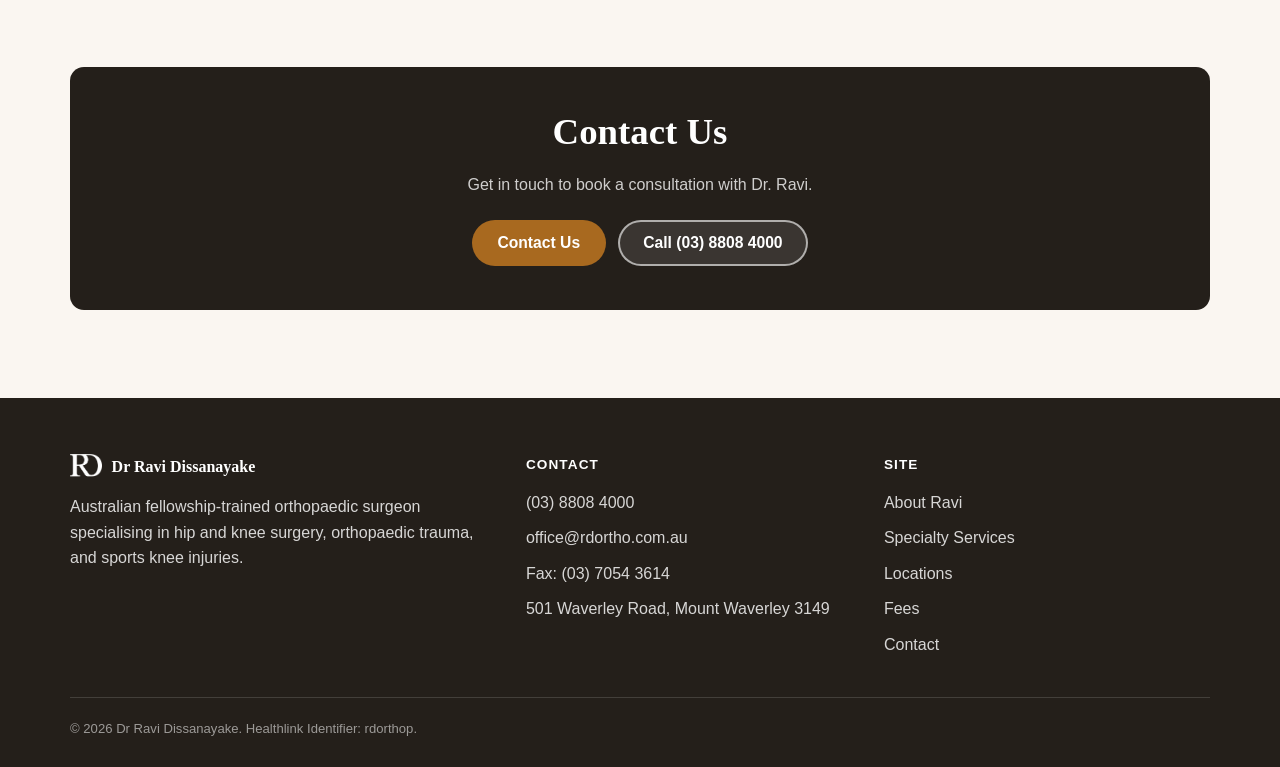
<file: services.html>
<!DOCTYPE html>
<html lang="en-AU">
<head>
<meta charset="UTF-8">
<meta name="viewport" content="width=device-width, initial-scale=1">
<title>Specialty Services | Orthopaedic Surgeon Near Mount Waverley &amp; South-East Melbourne</title>
<meta name="description" content="Robotic hip &amp; knee replacement, revision surgery, sports knee injury treatment and trauma care from orthopaedic surgeon Dr Ravi Dissanayake in south-east Melbourne.">
<link rel="canonical" href="https://www.rdortho.com.au/services.html">

<meta property="og:type" content="website">
<meta property="og:site_name" content="Dr Ravi Dissanayake, Orthopaedic Surgeon">
<meta property="og:title" content="Specialty Services | Orthopaedic Surgeon Near Mount Waverley &amp; South-East Melbourne">
<meta property="og:description" content="Robotic assisted hip &amp; knee replacement, revision surgery, sports knee injuries and trauma care from Dr Ravi Dissanayake.">
<meta property="og:url" content="https://www.rdortho.com.au/services.html">
<meta property="og:image" content="https://www.rdortho.com.au/images/services-consult.jpg">
<meta property="og:locale" content="en_AU">
<meta name="twitter:card" content="summary_large_image">
<meta name="twitter:title" content="Specialty Services | Orthopaedic Surgeon Near Mount Waverley &amp; South-East Melbourne">
<meta name="twitter:description" content="Robotic assisted hip &amp; knee replacement, revision surgery, sports knee injuries and trauma care from Dr Ravi Dissanayake.">
<meta name="twitter:image" content="https://www.rdortho.com.au/images/services-consult.jpg">

<link rel="stylesheet" href="css/style.css">
<script type="application/ld+json">
{
  "@context": "https://schema.org",
  "@type": "MedicalWebPage",
  "url": "https://www.rdortho.com.au/services.html",
  "name": "Specialty Services | Orthopaedic Surgeon Near Mount Waverley &amp; South-East Melbourne",
  "about": { "@id": "https://www.rdortho.com.au/#physician" },
  "isPartOf": { "@type": "WebSite", "name": "Dr Ravi Dissanayake, Orthopaedic Surgeon", "url": "https://www.rdortho.com.au/" },
  "specialty": "Orthopaedic Surgery"
}
</script>
</head>
<body>

<a href="#main" class="skip-link">Skip to main content</a>

<header class="site-header">
  <div class="container inner">
    <div class="header-left">
      <button class="nav-toggle" aria-label="Open menu" aria-expanded="false" aria-controls="mobile-nav" type="button">
        <svg viewBox="0 0 24 24" fill="none" stroke="currentColor" stroke-width="2" stroke-linecap="round" aria-hidden="true" focusable="false"><line x1="3" y1="6" x2="21" y2="6"/><line x1="3" y1="12" x2="21" y2="12"/><line x1="3" y1="18" x2="21" y2="18"/></svg>
      </button>
      <a href="/" class="brand">
        <img src="images/rd-mark-black.png" alt="" class="brand-mark">
        <span class="brand-text">
          <span class="name">Dr Ravi Dissanayake</span>
          <span class="role">Orthopaedic Surgeon</span>
        </span>
        <span class="brand-mobile-role">Orthopaedic<br>Surgeon</span>
      </a>
    </div>

    <nav class="main-nav" aria-label="Primary">
      <ul>
        <li><a href="/">Home</a></li>
        <li><a href="about.html">About</a></li>
        <li><a href="services.html" aria-current="page">Specialty Services</a></li>
        <li><a href="locations.html">Locations</a></li>
        <li><a href="fees.html">Fees</a></li>
        <li><a href="contact.html">Contact</a></li>
      </ul>
    </nav>

    <div class="header-right">
      <a class="call-pill" href="tel:0388084000" aria-label="Call (03) 8808 4000">
        <svg viewBox="0 0 24 24" fill="none" stroke="currentColor" stroke-width="2" stroke-linecap="round" stroke-linejoin="round" aria-hidden="true" focusable="false"><path d="M22 16.92v3a2 2 0 0 1-2.18 2 19.79 19.79 0 0 1-8.63-3.07 19.5 19.5 0 0 1-6-6 19.79 19.79 0 0 1-3.07-8.67A2 2 0 0 1 4.11 2h3a2 2 0 0 1 2 1.72c.127.96.361 1.903.7 2.81a2 2 0 0 1-.45 2.11L8.09 9.91a16 16 0 0 0 6 6l1.27-1.27a2 2 0 0 1 2.11-.45c.907.339 1.85.573 2.81.7A2 2 0 0 1 22 16.92z"/></svg>
        <span class="call-text-full">(03) 8808 4000</span>
        <span class="call-text-short">Call</span>
      </a>
    </div>
  </div>

  <div class="mobile-nav" id="mobile-nav">
    <ul>
      <li><a href="/">Home</a></li>
      <li><a href="about.html">About</a></li>
      <li><a href="services.html" aria-current="page">Specialty Services</a></li>
      <li><a href="locations.html">Locations</a></li>
      <li><a href="fees.html">Fees</a></li>
      <li><a href="contact.html">Contact</a></li>
    </ul>
    <div class="contact-block">
      <a class="btn btn-primary btn-block" href="tel:0388084000">Call (03) 8808 4000</a>
    </div>
  </div>
</header>

<main id="main" tabindex="-1">

  <section class="hero page-hero">
    <div class="hero-media"><img src="images/services-consult.jpg" alt="" role="presentation"></div>
    <div class="container">
      <span class="eyebrow">Specialty Services</span>
      <h1>Specialising in hip &amp; knee care</h1>
      <p class="lede">Ravi consults across south-east Melbourne and regional Victoria and operates in both public and private hospital settings.</p>
    </div>
  </section>

  <section aria-labelledby="services-heading">
    <div class="container">
      <div class="section-head">
        <span class="eyebrow">What Ravi Treats</span>
        <h2 id="services-heading" class="mt-0">Areas of specialisation</h2>
        <p class="lede">Ravi's primary focus is hip and knee replacement, including complex revision surgery. Patients commonly attend from Mount Waverley, Glen Waverley, Mulgrave, Wheelers Hill, Oakleigh, Clayton, Rowville, Dandenong, Endeavour Hills, Berwick and Narre Warren, as well as regional areas including Warragul, Wonthaggi, Inverloch, Phillip Island and across Gippsland and the Bass Coast.</p>
      </div>

      <div class="grid grid-2">

        <div class="card">
          <h3>Revision Hip &amp; Knee Replacement</h3>
          <p class="lede mt-0">For patients whose existing hip or knee replacement requires further surgery, Ravi provides specialist revision surgery to address wear, instability or other complications — a core focus of his practice.</p>
        </div>

        <div class="card">
          <h3>Robotic Assisted Hip &amp; Knee Replacement</h3>
          <p class="lede mt-0">Robotic-assisted technology allows for precise implant positioning in hip and knee replacement surgery, supporting accurate alignment.</p>
        </div>

        <div class="card">
          <h3>Sports Knee Injuries</h3>
          <p class="lede mt-0">Assessment and treatment of sporting knee injuries including ligament tears, meniscal damage and cartilage injuries.</p>
        </div>

        <div class="card">
          <h3>Trauma Surgery</h3>
          <p class="lede mt-0">Emergency and planned surgical treatment for orthopaedic trauma and fractures, across both public and private hospital settings.</p>
        </div>

      </div>
    </div>
  </section>

  <section>
    <div class="container">
      <div class="cta-band">
        <h2>Contact Us</h2>
        <p>Get in touch to book a consultation with Dr. Ravi.</p>
        <div class="cta-band-actions">
          <a class="btn btn-primary" href="contact.html">Contact Us</a>
          <a class="btn btn-ghost-invert" href="tel:0388084000">Call (03) 8808 4000</a>
        </div>
      </div>
    </div>
  </section>

</main>

<footer class="site-footer">
  <div class="container">
    <div class="footer-grid">
      <div>
        <div class="footer-brand">
          <img src="images/rd-mark-white.png" alt="" class="brand-mark">
          <span class="name">Dr Ravi Dissanayake</span>
        </div>
        <p>Australian fellowship-trained orthopaedic surgeon specialising in hip and knee surgery, orthopaedic trauma, and sports knee injuries.</p>
      </div>
      <div>
        <p class="footer-heading">Contact</p>
        <ul>
          <li><a href="tel:0388084000">(03) 8808 4000</a></li>
          <li><a href="mailto:office@rdortho.com.au">office@rdortho.com.au</a></li>
          <li>Fax: (03) 7054 3614</li>
          <li>501 Waverley Road, Mount Waverley 3149</li>
        </ul>
      </div>
      <div>
        <p class="footer-heading">Site</p>
        <ul>
          <li><a href="about.html">About Ravi</a></li>
          <li><a href="services.html">Specialty Services</a></li>
          <li><a href="locations.html">Locations</a></li>
          <li><a href="fees.html">Fees</a></li>
          <li><a href="contact.html">Contact</a></li>
        </ul>
      </div>
    </div>
    <div class="footer-bottom">
      <span>&copy; <span id="year"></span> Dr Ravi Dissanayake. Healthlink Identifier: rdorthop.</span>
    </div>
  </div>
</footer>

<div class="mobile-contact-bar">
  <a class="cta-call" href="tel:0388084000">
    <svg viewBox="0 0 24 24" fill="none" stroke="currentColor" stroke-width="2" stroke-linecap="round" stroke-linejoin="round" aria-hidden="true" focusable="false"><path d="M22 16.92v3a2 2 0 0 1-2.18 2 19.79 19.79 0 0 1-8.63-3.07 19.5 19.5 0 0 1-6-6 19.79 19.79 0 0 1-3.07-8.67A2 2 0 0 1 4.11 2h3a2 2 0 0 1 2 1.72c.127.96.361 1.903.7 2.81a2 2 0 0 1-.45 2.11L8.09 9.91a16 16 0 0 0 6 6l1.27-1.27a2 2 0 0 1 2.11-.45c.907.339 1.85.573 2.81.7A2 2 0 0 1 22 16.92z"/></svg>
    Call Now
  </a>
  <a href="contact.html">
    <svg viewBox="0 0 24 24" fill="none" stroke="currentColor" stroke-width="2" stroke-linecap="round" stroke-linejoin="round" aria-hidden="true" focusable="false"><path d="M21 15a2 2 0 0 1-2 2H7l-4 4V5a2 2 0 0 1 2-2h14a2 2 0 0 1 2 2z"/></svg>
    Contact Us
  </a>
</div>

<script>document.getElementById("year").textContent = new Date().getFullYear();</script>
<script src="js/main.js"></script>
</body>
</html>
</file>
<file: css/style.css>
/* ==========================================================================
   Dr Ravi Dissanayake — Orthopaedic Surgeon
   Shared stylesheet — mobile-first
   ========================================================================== */

:root {
  /* Warm neutral palette — no blue */
  --ink: #241f1a;
  --ink-soft: #5a5048;
  --cream: #faf6f1;
  --cream-deep: #f1e9df;
  --surface: #ffffff;
  --line: #e6dcce;

  --accent: #a8691f;       /* warm amber/gold, from logo dot — darkened for AA contrast on white text */
  --accent-dark: #8f5e22;
  --accent-soft: #f3e2c8;

  --ok: #4d7c4d;

  --font-body: -apple-system, BlinkMacSystemFont, "Segoe UI", Roboto, Helvetica, Arial, sans-serif;
  --font-display: Georgia, "Times New Roman", serif;

  --container: 1180px;
  --radius: 14px;
  --shadow: 0 12px 32px -16px rgba(36, 31, 26, 0.28);

  --header-h: 68px;
  --safe-bottom: env(safe-area-inset-bottom, 0px);
}

* { box-sizing: border-box; }

@media (prefers-reduced-motion: no-preference) {
  html { scroll-behavior: smooth; }
}

body {
  margin: 0;
  font-family: var(--font-body);
  color: var(--ink);
  background: var(--cream);
  line-height: 1.6;
  -webkit-font-smoothing: antialiased;
  overflow-x: hidden;
}

img { max-width: 100%; display: block; }
a { color: inherit; }

h1, h2, h3, h4 {
  font-family: var(--font-display);
  font-weight: 600;
  line-height: 1.15;
  margin: 0 0 0.5em;
}

h1 { font-size: clamp(1.9rem, 4.5vw + 1rem, 3.4rem); }
h2 { font-size: clamp(1.5rem, 2.6vw + 1rem, 2.3rem); }
h3 { font-size: clamp(1.1rem, 1vw + 1rem, 1.35rem); }

p { margin: 0 0 1em; }

.container {
  max-width: var(--container);
  margin: 0 auto;
  padding: 0 20px;
}

@media (max-width: 380px) {
  .container { padding: 0 16px; }
}

.eyebrow {
  display: inline-block;
  font-size: 0.76rem;
  letter-spacing: 0.12em;
  text-transform: uppercase;
  color: var(--accent-dark);
  font-weight: 700;
  margin-bottom: 0.6em;
}

.lede {
  font-size: 1.05rem;
  color: var(--ink-soft);
  max-width: 62ch;
}

/* ---------- Accessibility helpers ---------- */

.visually-hidden {
  position: absolute;
  width: 1px; height: 1px;
  overflow: hidden;
  clip: rect(0 0 0 0);
  white-space: nowrap;
  border: 0;
  padding: 0;
  margin: -1px;
}

.skip-link {
  position: absolute;
  left: 12px;
  top: -60px;
  z-index: 200;
  background: var(--ink);
  color: #fff;
  padding: 12px 18px;
  border-radius: 8px;
  text-decoration: none;
  font-weight: 700;
  transition: top 0.15s ease;
}
.skip-link:focus {
  top: 12px;
}

:focus-visible {
  outline: 3px solid var(--accent-dark);
  outline-offset: 2px;
}
a:focus-visible,
button:focus-visible {
  border-radius: 6px;
}

@media (prefers-reduced-motion: reduce) {
  * { animation-duration: 0.001ms !important; animation-iteration-count: 1 !important; transition-duration: 0.001ms !important; scroll-behavior: auto !important; }
}

/* ---------- Buttons ---------- */
.btn {
  display: inline-flex;
  align-items: center;
  justify-content: center;
  gap: 0.5em;
  padding: 0.85em 1.5em;
  border-radius: 999px;
  font-weight: 700;
  font-size: 0.98rem;
  text-decoration: none;
  border: 2px solid transparent;
  cursor: pointer;
  transition: transform 0.15s ease, box-shadow 0.15s ease, background 0.15s ease, color 0.15s ease;
  min-height: 44px;
  line-height: 1;
}
.btn-primary {
  background: var(--accent);
  color: #fff;
}
.btn-primary:hover { background: var(--accent-dark); transform: translateY(-1px); }

.btn-outline {
  background: transparent;
  border-color: var(--line);
  color: var(--ink);
}
.btn-outline:hover { border-color: var(--accent); color: var(--accent-dark); }

.btn-ghost-invert {
  background: rgba(255,255,255,0.1);
  border-color: rgba(255,255,255,0.6);
  color: #fff;
}
.btn-ghost-invert:hover { background: rgba(255,255,255,0.2); }

.btn-block { width: 100%; }

/* ==========================================================================
   Header
   ========================================================================== */

.site-header {
  position: sticky;
  top: 0;
  z-index: 100;
  background: var(--cream);
  border-bottom: 1px solid var(--line);
}

.site-header .inner {
  display: flex;
  align-items: center;
  justify-content: space-between;
  height: var(--header-h);
  gap: 10px;
}

.header-left {
  display: flex;
  align-items: center;
  gap: 10px;
  min-width: 0;
}

.header-right {
  display: flex;
  align-items: center;
  gap: 10px;
  flex-shrink: 0;
}

.brand {
  display: flex;
  align-items: center;
  gap: 8px;
  padding: 6px 0;
  text-decoration: none;
  color: var(--ink);
  min-width: 0;
}

.brand-mark {
  height: 30px;
  width: auto;
  flex-shrink: 0;
  display: block;
}

.brand-text {
  line-height: 1.15;
  min-width: 0;
  overflow: hidden;
}
.brand-text .name {
  display: block;
  font-family: var(--font-display);
  font-weight: 700;
  font-size: 1rem;
  white-space: nowrap;
  overflow: hidden;
  text-overflow: ellipsis;
}
.brand-text .role {
  display: block;
  font-size: 0.66rem;
  letter-spacing: 0.06em;
  text-transform: uppercase;
  color: var(--ink-soft);
  white-space: nowrap;
}

.brand-mobile-role {
  display: none;
  font-family: var(--font-display);
  font-weight: 700;
  font-size: 0.92rem;
  line-height: 1.15;
  color: var(--ink);
}

.main-nav {
  display: none;
}

.main-nav ul {
  list-style: none;
  display: flex;
  gap: 26px;
  margin: 0;
  padding: 0;
}

.main-nav a {
  text-decoration: none;
  font-weight: 600;
  font-size: 0.95rem;
  color: var(--ink-soft);
  padding: 12px 2px;
  border-bottom: 2px solid transparent;
  transition: color 0.15s ease, border-color 0.15s ease;
}
.main-nav a:hover,
.main-nav a[aria-current="page"] {
  color: var(--ink);
  border-color: var(--accent);
}

.call-pill {
  display: inline-flex;
  align-items: center;
  justify-content: center;
  gap: 7px;
  padding: 0.6em 0.9em;
  min-height: 44px;
  border-radius: 999px;
  background: var(--accent-soft);
  color: var(--accent-dark);
  text-decoration: none;
  font-weight: 700;
  font-size: 0.88rem;
  white-space: nowrap;
}
.call-pill svg { width: 16px; height: 16px; flex-shrink: 0; }
.call-text-short { display: none; }

.nav-toggle {
  display: inline-flex;
  align-items: center;
  justify-content: center;
  width: 44px;
  height: 44px;
  border-radius: 10px;
  border: none;
  background: transparent;
  color: var(--ink);
  cursor: pointer;
  flex-shrink: 0;
  margin-left: -10px;
}
.nav-toggle svg { width: 22px; height: 22px; }
.nav-toggle:hover { color: var(--accent-dark); }

/* Condensed header: swap full name+role for stacked "Orthopaedic / Surgeon",
   and shorten the call pill to "Call" so everything fits without wrapping.
   Deliberately wider than the 900px nav breakpoint below — the full brand
   name + full desktop nav + full phone number don't all fit until ~960px,
   so this stays condensed through that gap even though the nav itself has
   already switched to the inline desktop menu. */
@media (max-width: 959px) {
  .brand-text { display: none; }
  .brand-mobile-role { display: block; }
  .call-text-full { display: none; }
  .call-text-short { display: inline; }
}

/* Mobile nav drawer */
.mobile-nav {
  display: none;
  position: fixed;
  inset: var(--header-h) 0 0 0;
  background: var(--cream);
  z-index: 99;
  overflow-y: auto;
  padding: 24px 20px calc(100px + var(--safe-bottom));
}
.mobile-nav.open { display: block; }

.mobile-nav ul {
  list-style: none;
  margin: 0 0 24px;
  padding: 0;
  border-top: 1px solid var(--line);
}
.mobile-nav li { border-bottom: 1px solid var(--line); }
.mobile-nav a {
  display: block;
  padding: 16px 4px;
  text-decoration: none;
  font-size: 1.1rem;
  font-weight: 600;
  color: var(--ink);
}
.mobile-nav a[aria-current="page"] { color: var(--accent-dark); }

.mobile-nav .contact-block { margin-top: 8px; }
.mobile-nav .contact-block .btn {
  display: flex;
  padding-top: 0.85em;
  padding-bottom: 0.85em;
}
.mobile-nav .contact-block .btn-primary { color: #fff; }

body.nav-open { overflow: hidden; }

@media (min-width: 900px) {
  .main-nav { display: block; }
  .nav-toggle { display: none; }
  .mobile-nav { display: none !important; }
}

/* ==========================================================================
   Persistent mobile contact bar
   ========================================================================== */

.mobile-contact-bar {
  position: fixed;
  left: 0;
  right: 0;
  bottom: 0;
  z-index: 110;
  display: grid;
  grid-template-columns: 1fr 1fr;
  gap: 1px;
  background: var(--line);
  border-top: 1px solid var(--line);
  box-shadow: 0 -8px 24px -12px rgba(36,31,26,0.35);
  padding-bottom: var(--safe-bottom);
}
.mobile-contact-bar a {
  display: flex;
  align-items: center;
  justify-content: center;
  gap: 8px;
  padding: 14px 8px;
  background: var(--surface);
  text-decoration: none;
  font-weight: 700;
  font-size: 0.92rem;
  color: var(--ink);
  min-height: 56px;
}
.mobile-contact-bar a svg { width: 18px; height: 18px; flex-shrink: 0; }
.mobile-contact-bar .cta-call { background: var(--accent); color: #fff; }

body { padding-bottom: calc(70px + var(--safe-bottom)); }

@media (min-width: 900px) {
  .mobile-contact-bar { display: none; }
  body { padding-bottom: 0; }
}

/* ==========================================================================
   Hero
   ========================================================================== */

.hero {
  position: relative;
  color: #fff;
  overflow: hidden;
}
.hero-media {
  position: absolute;
  inset: 0;
}
.hero-media img {
  width: 100%;
  height: 100%;
  object-fit: cover;
  object-position: center 28%;
}
.hero-media::after {
  content: "";
  position: absolute;
  inset: 0;
  background: linear-gradient(180deg, rgba(36,31,26,0.50) 0%, rgba(36,31,26,0.66) 65%, rgba(36,31,26,0.80) 100%);
}
.hero .container {
  position: relative;
  padding-top: 64px;
  padding-bottom: 64px;
  min-height: 420px;
  display: flex;
  flex-direction: column;
  justify-content: center;
}
.hero .eyebrow { color: var(--accent-soft); }
.hero h1 { color: #fff; max-width: 18ch; }
.hero .lede { color: rgba(255,255,255,0.9); }
.hero-actions {
  display: flex;
  flex-wrap: wrap;
  gap: 12px;
  margin-top: 1.6em;
}

.page-hero .container {
  min-height: 280px;
  padding-top: 48px;
  padding-bottom: 48px;
}
.page-hero .lede { color: rgba(255,255,255,0.88); }

@media (min-width: 700px) {
  .hero .container { padding-top: 110px; padding-bottom: 110px; min-height: 520px; }
  .page-hero .container { padding-top: 90px; padding-bottom: 90px; min-height: 460px; }
}

/* ==========================================================================
   Sections
   ========================================================================== */

section { padding: 48px 0; }
@media (min-width: 640px) { section { padding: 64px 0; } }
@media (min-width: 900px) { section { padding: 88px 0; } }

.section-alt { background: var(--cream-deep); }
.section-dark { background: var(--ink); color: #fff; }
.section-dark .ink-soft-on-dark { color: rgba(255,255,255,0.72); }

.section-head {
  max-width: 68ch;
  margin-bottom: 2em;
}
@media (min-width: 640px) { .section-head { margin-bottom: 2.4em; } }
.section-head.center { margin-left: auto; margin-right: auto; text-align: center; }
/* .lede keeps its own max-width for readable line-length, so when the
   heading block is centered, the lede needs its own auto margins to stay
   centered under it rather than hugging the left edge. */
.section-head.center .lede { margin-left: auto; margin-right: auto; }

/* Grids */
.grid {
  display: grid;
  gap: 20px;
}
.grid-2 { grid-template-columns: 1fr; }
.grid-3 { grid-template-columns: 1fr; }
.grid-4 { grid-template-columns: 1fr; }

@media (min-width: 560px) {
  .grid-2 { grid-template-columns: 1fr 1fr; }
  .grid-3 { grid-template-columns: 1fr 1fr; }
  .grid-4 { grid-template-columns: 1fr 1fr; }
}
@media (min-width: 640px) { .grid { gap: 24px; } }
@media (min-width: 960px) {
  .grid-3 { grid-template-columns: repeat(3, 1fr); }
  .grid-4 { grid-template-columns: repeat(4, 1fr); }
}

/* In the 2-column range, an odd number of .grid-3 items (e.g. 3 or 5 cards)
   leaves a single half-width orphan stranded on the left with a large gap
   beside it. Centre that trailing item at column width instead. */
@media (min-width: 560px) and (max-width: 959px) {
  .grid-3 > :last-child:nth-child(odd) {
    grid-column: 1 / -1;
    width: calc(50% - 10px);
    margin-left: auto;
    margin-right: auto;
  }
}
@media (min-width: 640px) and (max-width: 959px) {
  .grid-3 > :last-child:nth-child(odd) { width: calc(50% - 12px); }
}

/* Cards */
.card {
  background: var(--surface);
  border: 1px solid var(--line);
  border-radius: var(--radius);
  padding: 24px;
}
@media (min-width: 640px) { .card { padding: 28px; } }

.specialty-card {
  background: var(--surface);
  border: 1px solid var(--line);
  border-radius: var(--radius);
  padding: 24px;
  transition: box-shadow 0.15s ease, transform 0.15s ease;
}
@media (min-width: 640px) { .specialty-card { padding: 28px; } }
.specialty-card:hover { box-shadow: var(--shadow); transform: translateY(-3px); }
.specialty-icon {
  width: 46px;
  height: 46px;
  border-radius: 12px;
  background: var(--accent-soft);
  color: var(--accent-dark);
  display: flex;
  align-items: center;
  justify-content: center;
  margin-bottom: 1.1em;
}
.specialty-icon svg { width: 22px; height: 22px; }

.location-card {
  background: var(--surface);
  border: 1px solid var(--line);
  border-radius: var(--radius);
  padding: 22px;
  display: flex;
  flex-direction: column;
  gap: 14px;
}
.location-card .tag {
  display: inline-block;
  align-self: flex-start;
  font-size: 0.7rem;
  letter-spacing: 0.08em;
  text-transform: uppercase;
  font-weight: 700;
  padding: 0.3em 0.7em;
  border-radius: 999px;
  background: var(--accent-soft);
  color: var(--accent-dark);
}
.location-card address { font-style: normal; color: var(--ink-soft); }
.location-card .card-actions { margin-top: auto; display: flex; gap: 10px; flex-wrap: wrap; }

/* "Areas we serve" cards — compact catchment-area copy, de-emphasised
   relative to primary lede text so it reads as supporting detail. */
.area-card h3 { font-size: 1.05rem; }
.area-copy { font-size: 0.92rem; line-height: 1.6; color: var(--ink-soft); margin: 0; }

/* Two-column media/text */
.split {
  display: grid;
  gap: 28px;
  align-items: center;
}
@media (min-width: 900px) {
  .split { grid-template-columns: 1fr 1fr; gap: 56px; }
  .split.reverse .split-media { order: 2; }
}
.split-media img {
  border-radius: var(--radius);
  box-shadow: var(--shadow);
  width: 100%;
  height: auto;
  aspect-ratio: 4/3;
  object-fit: cover;
  object-position: center 15%;
}

/* Location chips */
.location-chips {
  list-style: none;
  margin: 0;
  padding: 0;
  display: flex;
  flex-wrap: wrap;
  gap: 10px;
  justify-content: center;
}
.location-chip {
  display: inline-flex;
  align-items: center;
  padding: 0.6em 1.15em;
  border-radius: 999px;
  background: var(--surface);
  border: 1px solid var(--line);
  font-weight: 600;
  font-size: 0.92rem;
  color: var(--ink);
}

/* CTA band */
.cta-band {
  background: var(--ink);
  color: #fff;
  border-radius: var(--radius);
  padding: 36px 24px;
  text-align: center;
}
@media (min-width: 640px) { .cta-band { padding: 44px 32px; } }
.cta-band h2 { color: #fff; }
.cta-band p { color: rgba(255,255,255,0.78); }
.cta-band-actions {
  display: flex;
  flex-wrap: wrap;
  gap: 12px;
  justify-content: center;
  margin-top: 1.4em;
}

/* Lists */
.check-list { list-style: none; margin: 0; padding: 0; display: grid; gap: 12px; }
/* Extra breathing room when a check-list follows a heading directly inside a card. */
.card > .check-list { margin-top: 1.2em; }
/* Contact details inside a check-list (tel:/mailto:) get a larger tap
   target the same invisible-padding way as the footer links. */
.check-list a { display: inline-block; padding: 9px 0; margin: -9px 0; }
.check-list li { display: flex; gap: 10px; align-items: flex-start; }
.check-list svg { width: 20px; height: 20px; flex-shrink: 0; color: var(--accent-dark); margin-top: 2px; }

/* Plain bullet list — same rhythm as .check-list, without the icon column. */
.dot-list { list-style: disc; margin: 0; padding-left: 1.3em; display: grid; gap: 12px; color: var(--ink-soft); }
.card > .dot-list { margin-top: 1.2em; }
.dot-list li { padding-left: 2px; }

/* ==========================================================================
   Testimonials
   ========================================================================== */

.testimonials-grid {
  display: grid;
  gap: 20px;
  grid-template-columns: 1fr;
}
@media (min-width: 720px) {
  .testimonials-grid { grid-template-columns: 1fr 1fr; gap: 24px; }
}
.testimonial-card {
  background: var(--surface);
  border: 1px solid var(--line);
  border-radius: var(--radius);
  padding: 26px;
  display: flex;
  flex-direction: column;
  gap: 14px;
}
.testimonial-stars {
  display: flex;
  gap: 3px;
  color: var(--accent-dark);
}
.testimonial-stars svg { width: 16px; height: 16px; }
.testimonial-quote {
  font-family: var(--font-display);
  font-size: 1.05rem;
  line-height: 1.55;
  color: var(--ink);
  margin: 0;
}
.testimonial-attribution {
  display: flex;
  flex-direction: column;
  gap: 2px;
  margin-top: auto;
  padding-top: 6px;
}
.testimonial-attribution .who {
  font-weight: 700;
  font-size: 0.92rem;
}
.testimonial-attribution .context {
  font-size: 0.82rem;
  color: var(--ink-soft);
}

/* ==========================================================================
   Forms
   ========================================================================== */

.form-grid {
  display: grid;
  gap: 18px;
}
@media (min-width: 560px) {
  .form-grid.two-col { grid-template-columns: 1fr 1fr; }
}
/* A field (e.g. the message textarea) following the main field grid gets
   the same rhythm as the grid's own row gap. */
.form-grid + .field { margin-top: 18px; }
/* Submit button following the last field. */
.field + .btn { margin-top: 20px; }
.field { display: flex; flex-direction: column; gap: 6px; }
.field label { font-weight: 700; font-size: 0.9rem; }
.field .req { color: var(--accent-dark); font-weight: 400; font-size: 0.8rem; }
.field input,
.field textarea {
  font: inherit;
  padding: 0.85em 1em;
  border-radius: 10px;
  border: 1px solid var(--line);
  background: var(--surface);
  min-height: 48px;
}
.field textarea { min-height: 120px; resize: vertical; }
.field input:focus-visible,
.field textarea:focus-visible {
  outline: 3px solid var(--accent-dark);
  outline-offset: 1px;
  border-color: var(--accent);
}
.form-note { font-size: 0.85rem; color: var(--ink-soft); margin-top: 10px; }
.form-status {
  display: none;
  margin-top: 14px;
  padding: 12px 16px;
  border-radius: 10px;
  background: var(--accent-soft);
  color: var(--accent-dark);
  font-weight: 600;
}
.form-status.visible { display: block; }

/* ==========================================================================
   Footer
   ========================================================================== */

.site-footer {
  background: var(--ink);
  color: rgba(255,255,255,0.82);
  padding: 48px 0 24px;
}
@media (min-width: 640px) { .site-footer { padding: 56px 0 28px; } }
.footer-grid {
  display: grid;
  gap: 32px;
  grid-template-columns: 1fr;
}
@media (min-width: 560px) {
  .footer-grid { grid-template-columns: 1fr 1fr; }
}
@media (min-width: 780px) {
  .footer-grid { grid-template-columns: 1.3fr 1fr 1fr; }
}
/* Between 560-779px the grid is 2-up, so the 3rd column (Site links)
   drops to its own row as a stranded orphan — centre it like the
   .grid-3 fix above rather than leaving it flush left. */
@media (min-width: 560px) and (max-width: 779px) {
  .footer-grid > :last-child:nth-child(odd) {
    grid-column: 1 / -1;
    width: calc(50% - 16px);
    margin-left: auto;
    margin-right: auto;
  }
}
.footer-brand { display: flex; align-items: center; gap: 10px; margin-bottom: 14px; }
.footer-brand .brand-mark { height: 26px; }
.footer-brand .name { color: #fff; font-family: var(--font-display); font-weight: 700; }
.footer-heading { color: #fff; font-family: var(--font-body); font-size: 0.85rem; font-weight: 700; text-transform: uppercase; letter-spacing: 0.08em; margin: 0 0 1em; }
.site-footer ul { list-style: none; margin: 0; padding: 0; display: grid; gap: 10px; }
/* Expand the tap target beyond the visible text (padding balanced by a
   matching negative margin) without changing the visual line spacing. */
.site-footer a {
  display: inline-block;
  text-decoration: none;
  color: rgba(255,255,255,0.82);
  padding: 9px 0;
  margin: -9px 0;
}
.site-footer a:hover { color: var(--accent-soft); }
.footer-bottom {
  margin-top: 40px;
  padding-top: 20px;
  border-top: 1px solid rgba(255,255,255,0.14);
  display: flex;
  flex-wrap: wrap;
  gap: 10px;
  justify-content: space-between;
  font-size: 0.82rem;
  color: rgba(255,255,255,0.55);
}

/* Utility */
.mt-0 { margin-top: 0; }
.mt-lg { margin-top: 1.6em; }
.text-center { text-align: center; }
.lede-wide { max-width: none; }

/* Vertical stack of siblings (e.g. two cards in a sidebar column) with
   consistent gap, in place of one-off margin-top on the second item. */
.stack {
  display: flex;
  flex-direction: column;
  gap: 20px;
}
</file>
